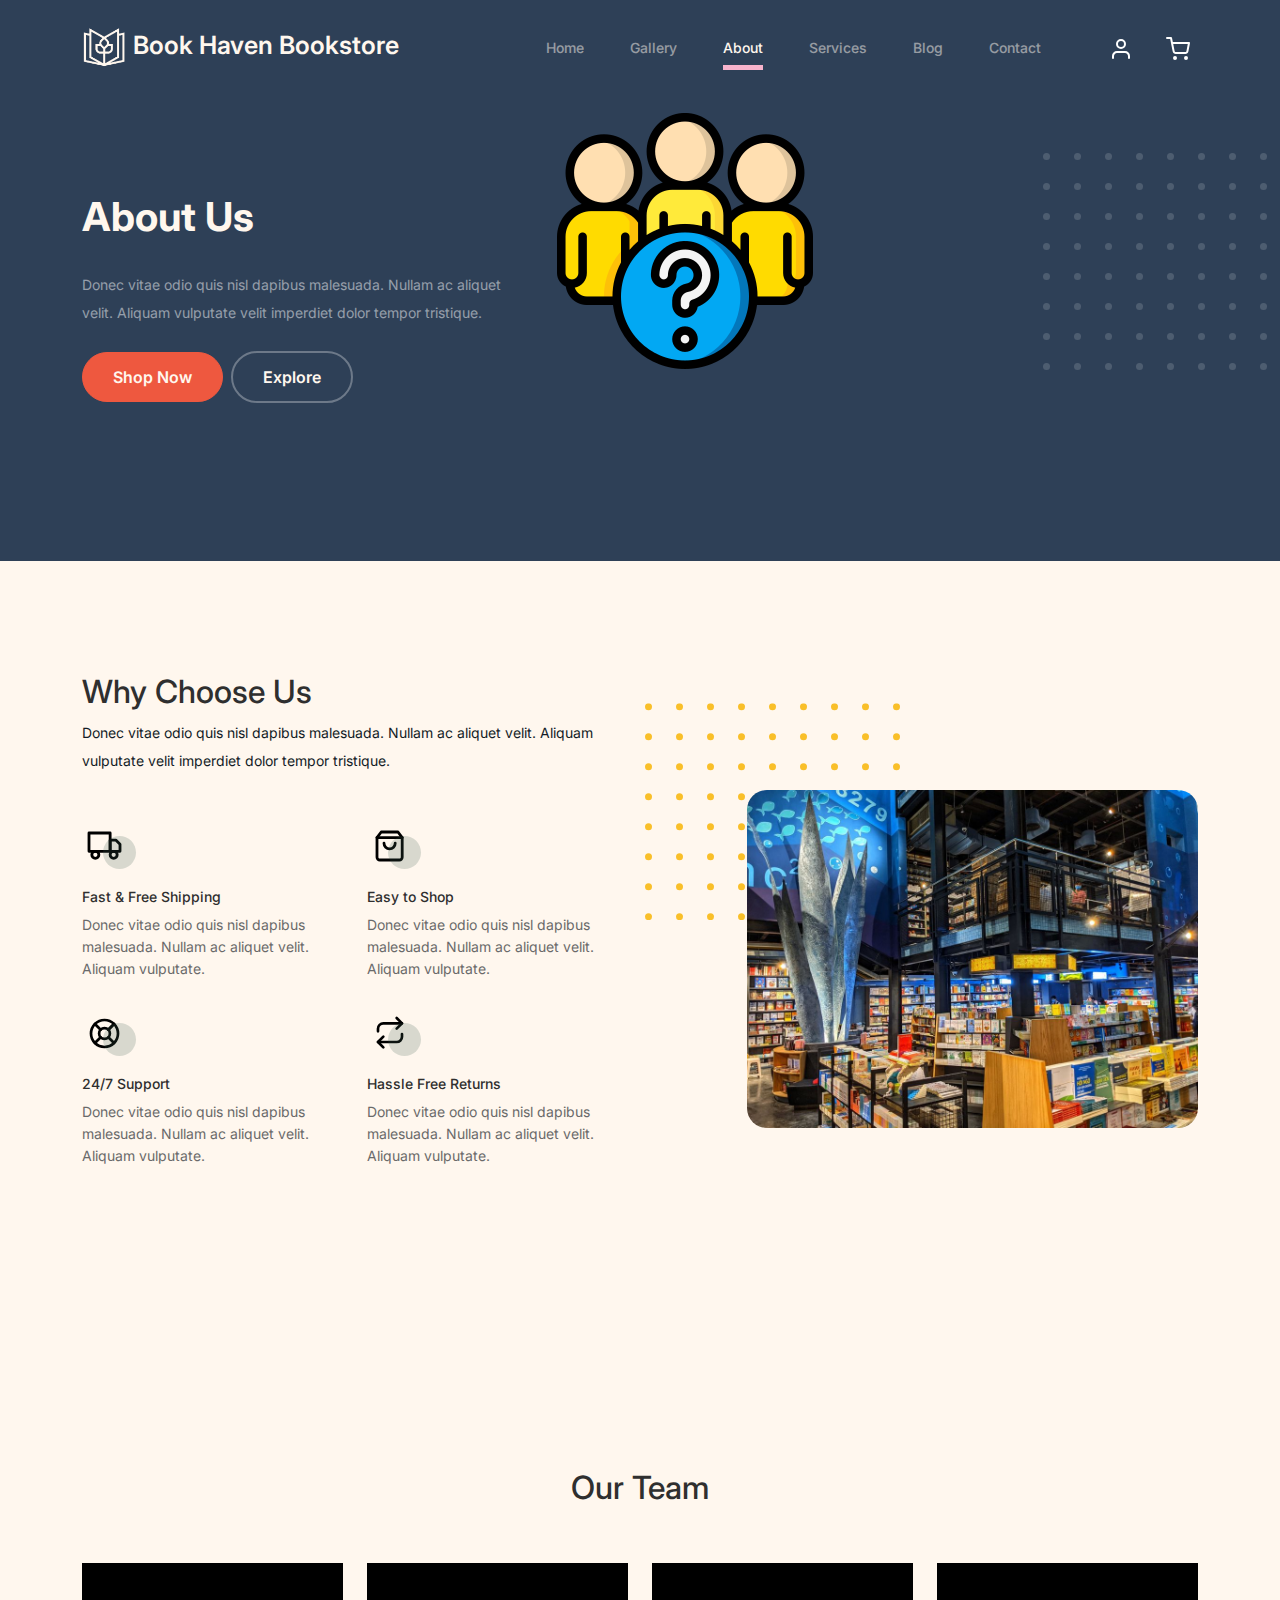
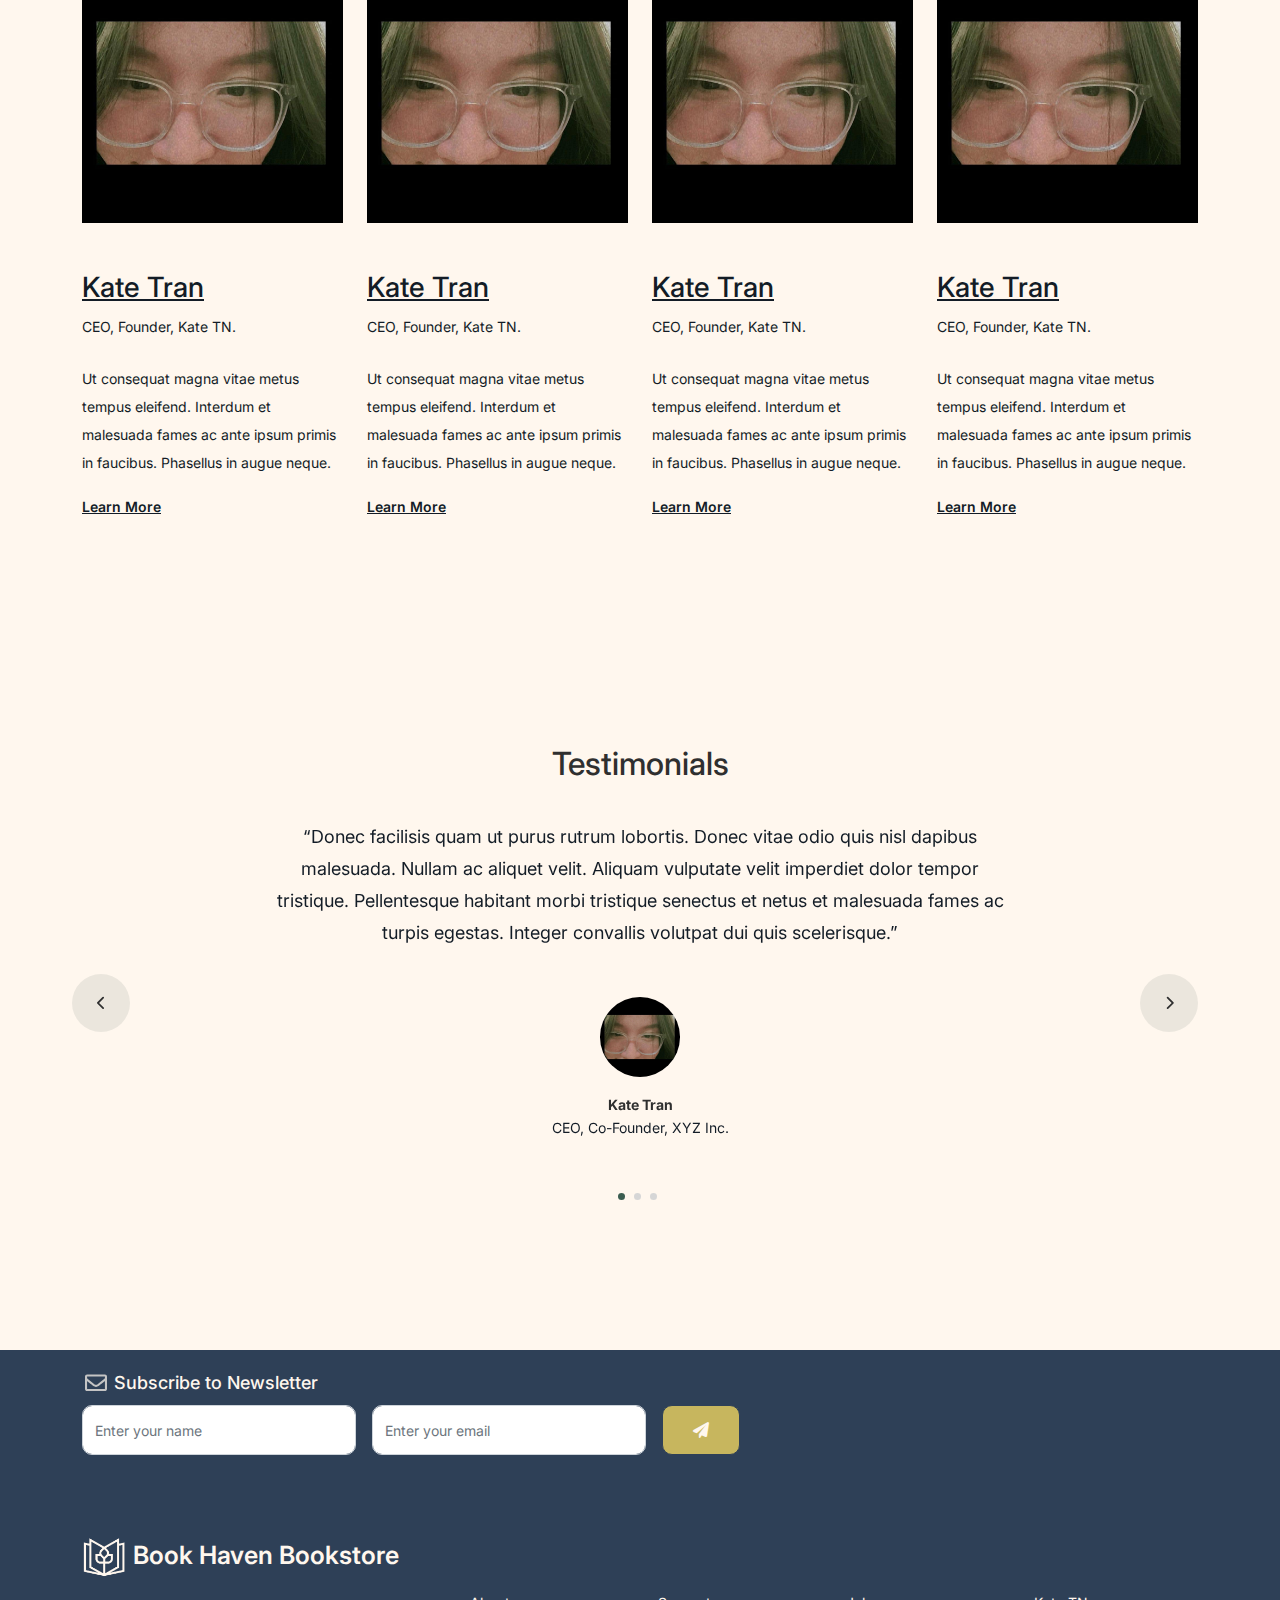
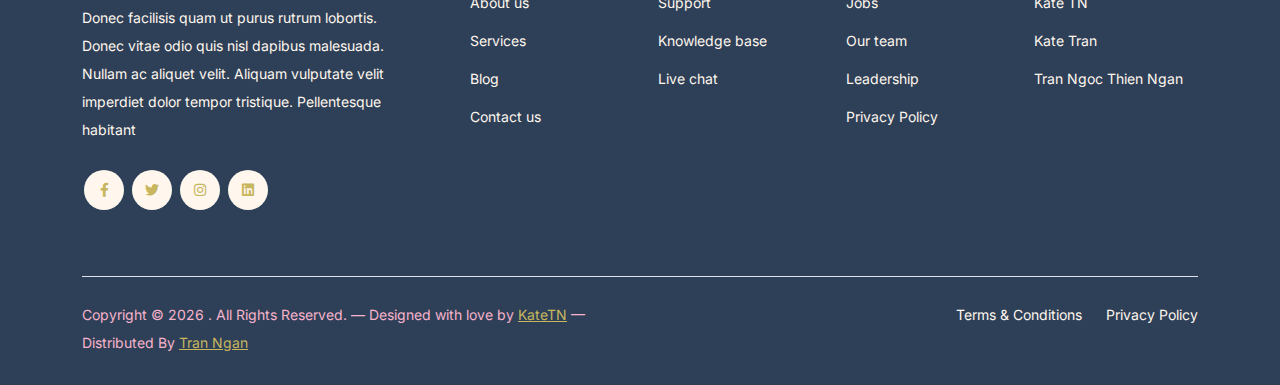
<file: about.html>
<!DOCTYPE html>
<html lang="en">
  <head>
    <meta charset="utf-8" />
    <meta
      name="viewport"
      content="width=device-width, initial-scale=1, shrink-to-fit=no"
    />
    <meta name="author" content="KaTe Tran" />
    <link rel="shortcut icon" href="favicon.png" />

    <meta name="description" content="" />
    <meta name="keywords" content="bootstrap, bootstrap4" />

    <!-- Bootstrap CSS -->
    <link href="css/bootstrap.min.css" rel="stylesheet" />
    <link
      href="https://cdnjs.cloudflare.com/ajax/libs/font-awesome/6.0.0-beta3/css/all.min.css"
      rel="stylesheet"
    />
    <link href="css/tiny-slider.css" rel="stylesheet" />
    <link href="css/style.css" rel="stylesheet" />
    <title>About Book Haven Bookstore</title>
  </head>

  <body>
    <!-- Start Header/Navigation -->
    <nav
      class="custom-navbar navbar navbar navbar-expand-md navbar-dark bg-dark"
      arial-label="Book Haven navigation bar"
    >
      <div class="container">
        <a class="navbar-brand" href="index.html">
          <img
            src="images/logo_fff7ee.png"
            alt="Book Haven Logo"
            class="logo-img"
          />
          Book Haven Bookstore
        </a>

        <button
          class="navbar-toggler"
          type="button"
          data-bs-toggle="collapse"
          data-bs-target="#navbarsHaven"
          aria-controls="navbarsHaven"
          aria-expanded="false"
          aria-label="Toggle navigation"
        >
          <span class="navbar-toggler-icon"></span>
        </button>

        <div class="collapse navbar-collapse" id="navbarsHaven">
          <ul class="custom-navbar-nav navbar-nav ms-auto mb-2 mb-md-0">
            <li class="nav-item">
              <a class="nav-link" href="index.html">Home</a>
            </li>
            <li><a class="nav-link" href="gallery.html">Gallery</a></li>
            <li class="active">
              <a class="nav-link" href="about.html">About</a>
            </li>
            <li><a class="nav-link" href="services.html">Services</a></li>
            <li><a class="nav-link" href="blog.html">Blog</a></li>
            <li><a class="nav-link" href="contact.html">Contact</a></li>
          </ul>

          <ul class="custom-navbar-cta navbar-nav mb-2 mb-md-0 ms-5">
            <li>
              <a class="nav-link" href="#"><img src="images/user.svg" /></a>
            </li>
            <li>
              <a class="nav-link" href="cart.html"
                ><img src="images/cart.svg"
              /></a>
            </li>
          </ul>
        </div>
      </div>
    </nav>
    <!-- End Header/Navigation -->

    <!-- Start Hero Section -->
    <div class="hero">
      <div class="container">
        <div class="row justify-content-between">
          <div class="col-lg-5">
            <div class="intro-excerpt">
              <h1>About Us</h1>
              <p class="mb-4">
                Donec vitae odio quis nisl dapibus malesuada. Nullam ac aliquet
                velit. Aliquam vulputate velit imperdiet dolor tempor tristique.
              </p>
              <p>
                <a href="" class="btn btn-secondary me-2">Shop Now</a
                ><a href="#" class="btn btn-white-outline">Explore</a>
              </p>
            </div>
          </div>
          <div class="col-lg-7">
            <div class="hero-img-wrap">
              <img src="images/about.png" class="img-fluid" />
            </div>
          </div>
        </div>
      </div>
    </div>
    <!-- End Hero Section -->

    <!-- Start Why Choose Us Section -->
    <div class="why-choose-section">
      <div class="container">
        <div class="row justify-content-between align-items-center">
          <div class="col-lg-6">
            <h2 class="section-title">Why Choose Us</h2>
            <p>
              Donec vitae odio quis nisl dapibus malesuada. Nullam ac aliquet
              velit. Aliquam vulputate velit imperdiet dolor tempor tristique.
            </p>

            <div class="row my-5">
              <div class="col-6 col-md-6">
                <div class="feature">
                  <div class="icon">
                    <img src="images/truck.svg" alt="Image" class="imf-fluid" />
                  </div>
                  <h3>Fast &amp; Free Shipping</h3>
                  <p>
                    Donec vitae odio quis nisl dapibus malesuada. Nullam ac
                    aliquet velit. Aliquam vulputate.
                  </p>
                </div>
              </div>

              <div class="col-6 col-md-6">
                <div class="feature">
                  <div class="icon">
                    <img src="images/bag.svg" alt="Image" class="imf-fluid" />
                  </div>
                  <h3>Easy to Shop</h3>
                  <p>
                    Donec vitae odio quis nisl dapibus malesuada. Nullam ac
                    aliquet velit. Aliquam vulputate.
                  </p>
                </div>
              </div>

              <div class="col-6 col-md-6">
                <div class="feature">
                  <div class="icon">
                    <img
                      src="images/support.svg"
                      alt="Image"
                      class="imf-fluid"
                    />
                  </div>
                  <h3>24/7 Support</h3>
                  <p>
                    Donec vitae odio quis nisl dapibus malesuada. Nullam ac
                    aliquet velit. Aliquam vulputate.
                  </p>
                </div>
              </div>

              <div class="col-6 col-md-6">
                <div class="feature">
                  <div class="icon">
                    <img
                      src="images/return.svg"
                      alt="Image"
                      class="imf-fluid"
                    />
                  </div>
                  <h3>Hassle Free Returns</h3>
                  <p>
                    Donec vitae odio quis nisl dapibus malesuada. Nullam ac
                    aliquet velit. Aliquam vulputate.
                  </p>
                </div>
              </div>
            </div>
          </div>

          <div class="col-lg-5">
            <div class="img-wrap">
              <img
                src="images/why_choose_us.png"
                alt="Image"
                class="img-fluid"
              />
            </div>
          </div>
        </div>
      </div>
    </div>
    <!-- End Why Choose Us Section -->

    <!-- Start Team Section -->
    <div class="untree_co-section">
      <div class="container">
        <div class="row mb-5">
          <div class="col-lg-5 mx-auto text-center">
            <h2 class="section-title">Our Team</h2>
          </div>
        </div>

        <div class="row">
          <!-- Start Column 1 -->
          <div class="col-12 col-md-6 col-lg-3 mb-5 mb-md-0">
            <img src="images/dev-kate.png" class="img-fluid mb-5" />
            <h3 clas>
              <a href="#"><span class="">Kate</span> Tran</a>
            </h3>
            <span class="d-block position mb-4">CEO, Founder, Kate TN.</span>
            <p>
              Ut consequat magna vitae metus tempus eleifend. Interdum et
              malesuada fames ac ante ipsum primis in faucibus. Phasellus in
              augue neque.
            </p>
            <p class="mb-0">
              <a href="#" class="more dark"
                >Learn More <span class="icon-arrow_forward"></span
              ></a>
            </p>
          </div>
          <!-- End Column 1 -->

          <!-- Start Column 2 -->
          <div class="col-12 col-md-6 col-lg-3 mb-5 mb-md-0">
            <img src="images/dev-kate.png" class="img-fluid mb-5" />

            <h3 clas>
              <a href="#"><span class="">Kate</span> Tran</a>
            </h3>
            <span class="d-block position mb-4">CEO, Founder, Kate TN.</span>
            <p>
              Ut consequat magna vitae metus tempus eleifend. Interdum et
              malesuada fames ac ante ipsum primis in faucibus. Phasellus in
              augue neque.
            </p>
            <p class="mb-0">
              <a href="#" class="more dark"
                >Learn More <span class="icon-arrow_forward"></span
              ></a>
            </p>
          </div>
          <!-- End Column 2 -->

          <!-- Start Column 3 -->
          <div class="col-12 col-md-6 col-lg-3 mb-5 mb-md-0">
            <img src="images/dev-kate.png" class="img-fluid mb-5" />
            <h3 clas>
              <a href="#"><span class="">Kate</span> Tran</a>
            </h3>
            <span class="d-block position mb-4">CEO, Founder, Kate TN.</span>
            <p>
              Ut consequat magna vitae metus tempus eleifend. Interdum et
              malesuada fames ac ante ipsum primis in faucibus. Phasellus in
              augue neque.
            </p>
            <p class="mb-0">
              <a href="#" class="more dark"
                >Learn More <span class="icon-arrow_forward"></span
              ></a>
            </p>
          </div>
          <!-- End Column 3 -->

          <!-- Start Column 4 -->
          <div class="col-12 col-md-6 col-lg-3 mb-5 mb-md-0">
            <img src="images/dev-kate.png" class="img-fluid mb-5" />

            <h3 clas>
              <a href="#"><span class="">Kate</span> Tran</a>
            </h3>
            <span class="d-block position mb-4">CEO, Founder, Kate TN.</span>
            <p>
              Ut consequat magna vitae metus tempus eleifend. Interdum et
              malesuada fames ac ante ipsum primis in faucibus. Phasellus in
              augue neque.
            </p>
            <p class="mb-0">
              <a href="#" class="more dark"
                >Learn More <span class="icon-arrow_forward"></span
              ></a>
            </p>
          </div>
          <!-- End Column 4 -->
        </div>
      </div>
    </div>
    <!-- End Team Section -->

    <!-- Start Testimonial Slider -->
    <div class="testimonial-section before-footer-section">
      <div class="container">
        <div class="row">
          <div class="col-lg-7 mx-auto text-center">
            <h2 class="section-title">Testimonials</h2>
          </div>
        </div>

        <div class="row justify-content-center">
          <div class="col-lg-12">
            <div class="testimonial-slider-wrap text-center">
              <div id="testimonial-nav">
                <span class="prev" data-controls="prev"
                  ><span class="fa fa-chevron-left"></span
                ></span>
                <span class="next" data-controls="next"
                  ><span class="fa fa-chevron-right"></span
                ></span>
              </div>

              <div class="testimonial-slider">
                <div class="item">
                  <div class="row justify-content-center">
                    <div class="col-lg-8 mx-auto">
                      <div class="testimonial-block text-center">
                        <blockquote class="mb-5">
                          <p>
                            &ldquo;Donec facilisis quam ut purus rutrum
                            lobortis. Donec vitae odio quis nisl dapibus
                            malesuada. Nullam ac aliquet velit. Aliquam
                            vulputate velit imperdiet dolor tempor tristique.
                            Pellentesque habitant morbi tristique senectus et
                            netus et malesuada fames ac turpis egestas. Integer
                            convallis volutpat dui quis scelerisque.&rdquo;
                          </p>
                        </blockquote>

                        <div class="author-info">
                          <div class="author-pic">
                            <img
                              src="images/dev-kate.png"
                              alt="Maria Jones"
                              class="img-fluid"
                            />
                          </div>
                          <h3 class="font-weight-bold">Kate Tran</h3>
                          <span class="position d-block mb-3"
                            >CEO, Co-Founder, XYZ Inc.</span
                          >
                        </div>
                      </div>
                    </div>
                  </div>
                </div>
                <!-- END item -->

                <div class="item">
                  <div class="row justify-content-center">
                    <div class="col-lg-8 mx-auto">
                      <div class="testimonial-block text-center">
                        <blockquote class="mb-5">
                          <p>
                            &ldquo;Donec facilisis quam ut purus rutrum
                            lobortis. Donec vitae odio quis nisl dapibus
                            malesuada. Nullam ac aliquet velit. Aliquam
                            vulputate velit imperdiet dolor tempor tristique.
                            Pellentesque habitant morbi tristique senectus et
                            netus et malesuada fames ac turpis egestas. Integer
                            convallis volutpat dui quis scelerisque.&rdquo;
                          </p>
                        </blockquote>

                        <div class="author-info">
                          <div class="author-pic">
                            <img
                              src="images/dev-kate.png"
                              alt="Maria Jones"
                              class="img-fluid"
                            />
                          </div>
                          <h3 class="font-weight-bold">Kate Tran</h3>
                          <span class="position d-block mb-3"
                            >CEO, Co-Founder, XYZ Inc.</span
                          >
                        </div>
                      </div>
                    </div>
                  </div>
                </div>
                <!-- END item -->

                <div class="item">
                  <div class="row justify-content-center">
                    <div class="col-lg-8 mx-auto">
                      <div class="testimonial-block text-center">
                        <blockquote class="mb-5">
                          <p>
                            &ldquo;Donec facilisis quam ut purus rutrum
                            lobortis. Donec vitae odio quis nisl dapibus
                            malesuada. Nullam ac aliquet velit. Aliquam
                            vulputate velit imperdiet dolor tempor tristique.
                            Pellentesque habitant morbi tristique senectus et
                            netus et malesuada fames ac turpis egestas. Integer
                            convallis volutpat dui quis scelerisque.&rdquo;
                          </p>
                        </blockquote>

                        <div class="author-info">
                          <div class="author-pic">
                            <img
                              src="images/dev-kate.png"
                              alt="Maria Jones"
                              class="img-fluid"
                            />
                          </div>
                          <h3 class="font-weight-bold">Kate Tran</h3>
                          <span class="position d-block mb-3"
                            >CEO, Co-Founder, XYZ Inc.</span
                          >
                        </div>
                      </div>
                    </div>
                  </div>
                </div>
                <!-- END item -->
              </div>
            </div>
          </div>
        </div>
      </div>
    </div>
    <!-- End Testimonial Slider -->

    <!-- Start Footer Section -->
    <footer class="footer-section">
      <div class="container relative">
        <div class="row">
          <div class="col-lg-8">
            <div class="subscription-form">
              <h3 class="d-flex align-items-center">
                <span class="me-1"
                  ><img
                    src="images/envelope-outline.svg"
                    alt="Image"
                    class="img-fluid" /></span
                ><span>Subscribe to Newsletter</span>
              </h3>

              <form action="#" class="row g-3">
                <div class="col-auto">
                  <input
                    id="nameInput"
                    type="text"
                    class="form-control"
                    placeholder="Enter your name"
                  />
                </div>
                <div class="col-auto">
                  <input
                    id="emailInput"
                    type="email"
                    class="form-control"
                    placeholder="Enter your email"
                  />
                </div>
                <div class="col-auto">
                  <button id="subscribeButton" class="btn btn-primary">
                    <span class="fa fa-paper-plane"></span>
                  </button>
                </div>
              </form>
            </div>
          </div>
        </div>

        <div class="row g-5 mb-5">
          <div class="col-lg-4">
            <div class="mb-4 footer-logo-wrap">
              <a href="#" class="footer-logo">
                <img
                  src="images/logo_fff7ee.png"
                  alt="Book Haven Logo"
                  class="logo-img"
                />
                Book Haven Bookstore
              </a>
            </div>
            <p class="mb-4 footer-paragraph">
              Donec facilisis quam ut purus rutrum lobortis. Donec vitae odio
              quis nisl dapibus malesuada. Nullam ac aliquet velit. Aliquam
              vulputate velit imperdiet dolor tempor tristique. Pellentesque
              habitant
            </p>

            <ul class="list-unstyled custom-social">
              <li>
                <a href="https://www.facebook.com/trangocthienngan.katetn/"
                  ><span class="fa fa-brands fa-facebook-f"></span
                ></a>
              </li>
              <li>
                <a href="https://x.com/Kate_TN2"
                  ><span class="fa fa-brands fa-twitter"></span
                ></a>
              </li>
              <li>
                <a href="https://www.instagram.com/katetn_211/"
                  ><span class="fa fa-brands fa-instagram"></span
                ></a>
              </li>
              <li>
                <a href="https://www.linkedin.com/in/tranngocthienngan/"
                  ><span class="fa fa-brands fa-linkedin"></span
                ></a>
              </li>
            </ul>
          </div>

          <div class="col-lg-8">
            <div class="row links-wrap">
              <div class="col-6 col-sm-6 col-md-3">
                <ul class="list-unstyled">
                  <li><a href="#">About us</a></li>
                  <li><a href="#">Services</a></li>
                  <li><a href="#">Blog</a></li>
                  <li><a href="#">Contact us</a></li>
                </ul>
              </div>

              <div class="col-6 col-sm-6 col-md-3">
                <ul class="list-unstyled">
                  <li><a href="#">Support</a></li>
                  <li><a href="#">Knowledge base</a></li>
                  <li><a href="#">Live chat</a></li>
                </ul>
              </div>

              <div class="col-6 col-sm-6 col-md-3">
                <ul class="list-unstyled">
                  <li><a href="#">Jobs</a></li>
                  <li><a href="#">Our team</a></li>
                  <li><a href="#">Leadership</a></li>
                  <li><a href="#">Privacy Policy</a></li>
                </ul>
              </div>

              <div class="col-6 col-sm-6 col-md-3">
                <ul class="list-unstyled">
                  <li><a href="#">Kate TN</a></li>
                  <li><a href="#">Kate Tran</a></li>
                  <li><a href="#">Tran Ngoc Thien Ngan</a></li>
                </ul>
              </div>
            </div>
          </div>
        </div>

        <div class="border-top copyright">
          <div class="row pt-4">
            <div class="col-lg-6 custom-footer-text">
              <p class="mb-2 text-center text-lg-start">
                Copyright &copy;
                <script>
                  document.write(new Date().getFullYear());
                </script>
                . All Rights Reserved. &mdash; Designed with love by
                <a href="https://github.com/KateTN211">KateTN</a> &mdash;
                Distributed By
                <a href="https://www.facebook.com/trangocthienngan.katetn/"
                  >Tran Ngan</a
                >
              </p>
            </div>

            <div class="col-lg-6 text-center text-lg-end">
              <ul class="list-unstyled d-inline-flex ms-auto">
                <li class="me-4"><a href="#">Terms &amp; Conditions</a></li>
                <li><a href="#">Privacy Policy</a></li>
              </ul>
            </div>
          </div>
        </div>
      </div>
    </footer>
    <!-- End Footer Section -->

    <script src="js/bootstrap.bundle.min.js"></script>
    <script src="js/tiny-slider.js"></script>
    <script src="js/custom.js"></script>
    <script src="js/subscribe.js"></script>
  </body>
</html>
</file>
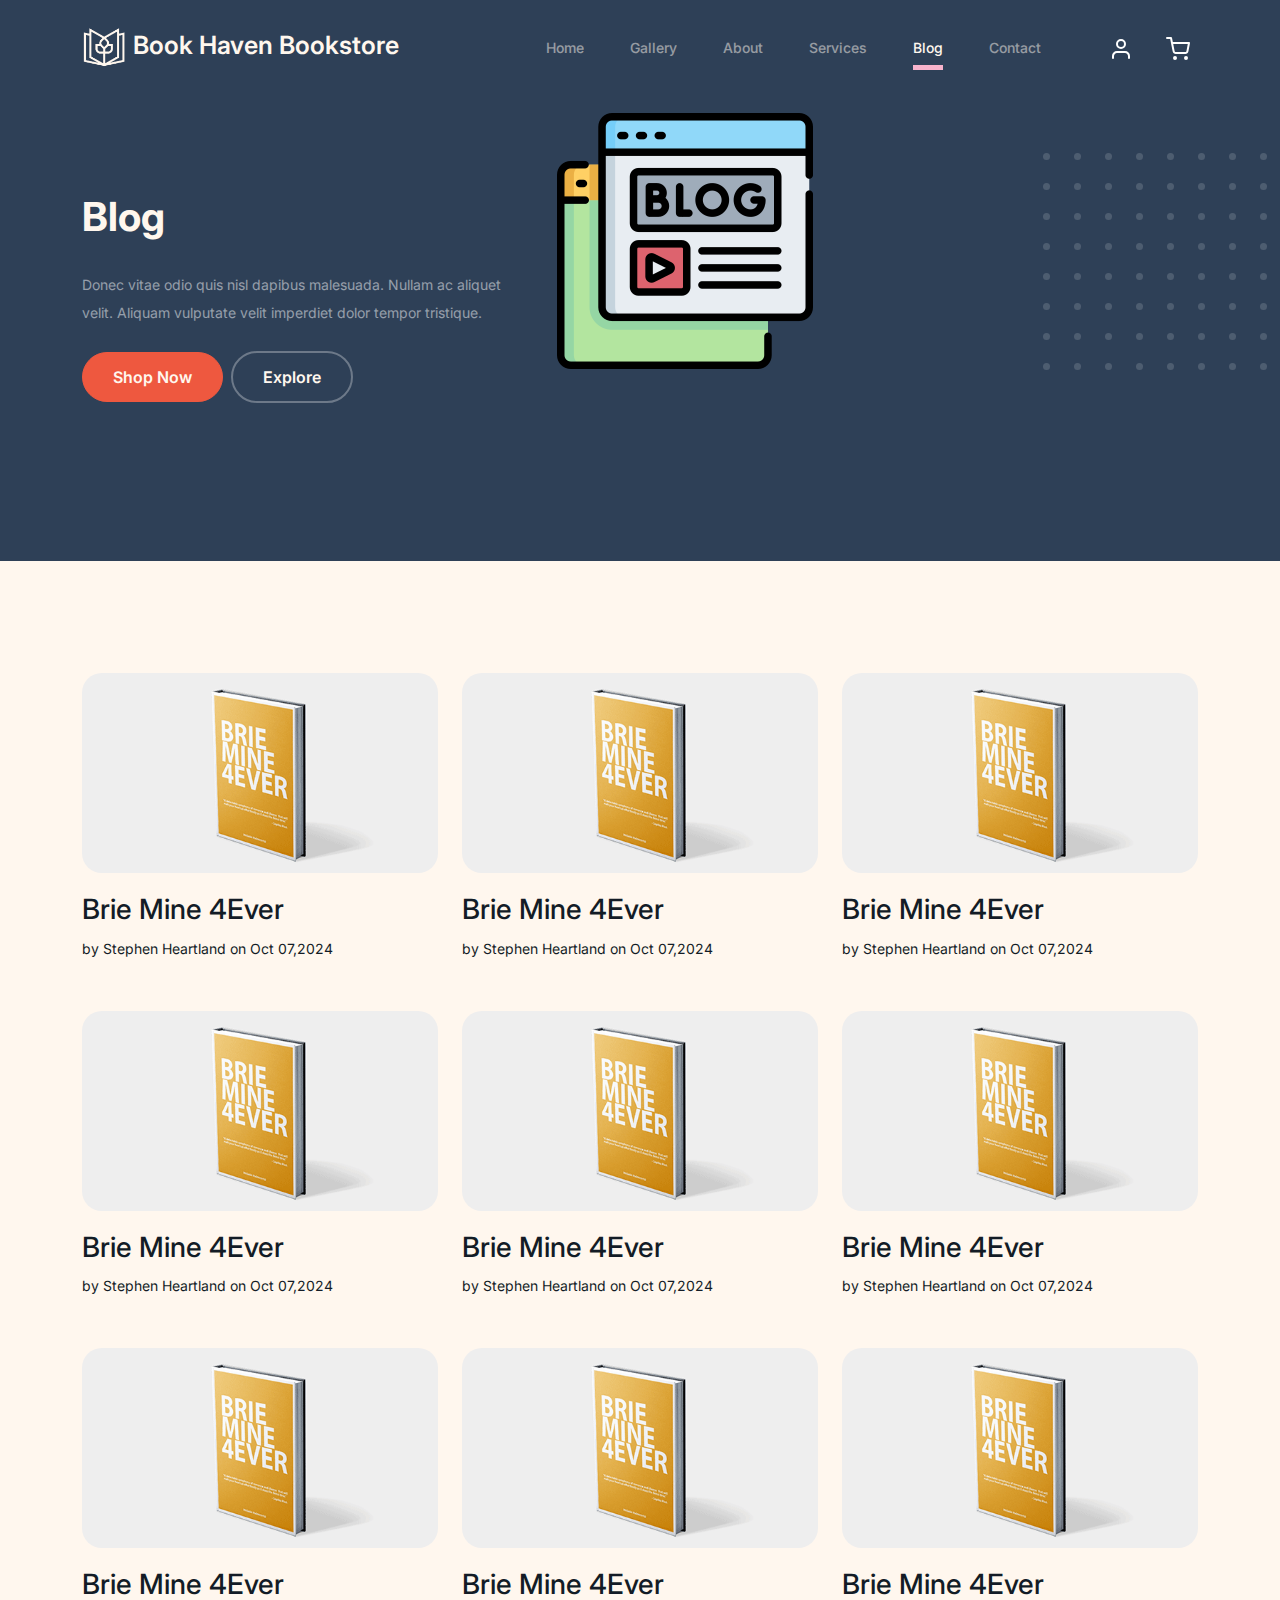
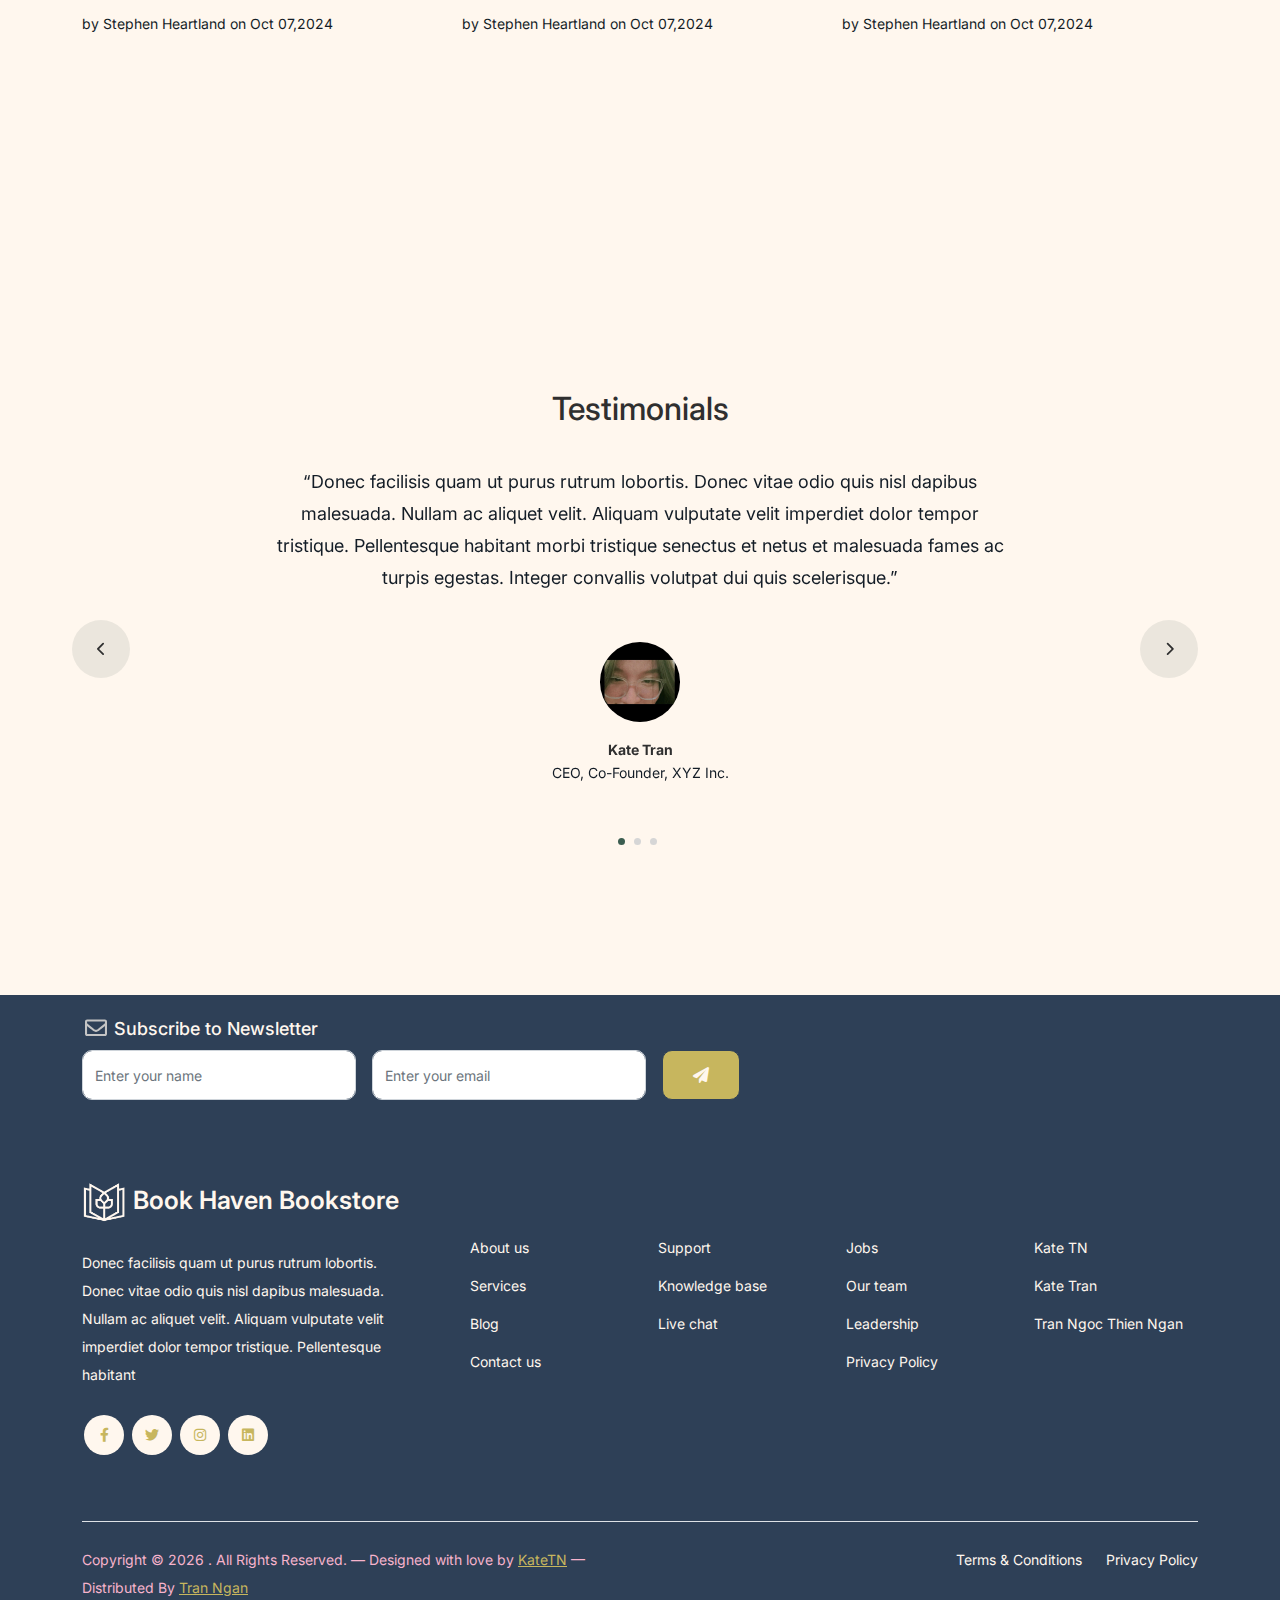
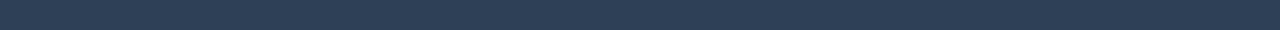
<file: blog.html>
<!DOCTYPE html>
<html lang="en">
  <head>
    <meta charset="utf-8" />
    <meta
      name="viewport"
      content="width=device-width, initial-scale=1, shrink-to-fit=no"
    />
    <meta name="author" content="Kate Tran" />
    <link rel="shortcut icon" href="favicon.png" />

    <meta name="description" content="" />
    <meta name="keywords" content="bootstrap, bootstrap4" />

    <!-- Bootstrap CSS -->
    <link href="css/bootstrap.min.css" rel="stylesheet" />
    <link
      href="https://cdnjs.cloudflare.com/ajax/libs/font-awesome/6.0.0-beta3/css/all.min.css"
      rel="stylesheet"
    />
    <link href="css/tiny-slider.css" rel="stylesheet" />
    <link href="css/style.css" rel="stylesheet" />
    <title>Blog - Book Haven Bookstore</title>
  </head>

  <body>
    <!-- Start Header/Navigation -->
    <nav
      class="custom-navbar navbar navbar navbar-expand-md navbar-dark bg-dark"
      arial-label="Haven navigation bar"
    >
      <div class="container">
        <a class="navbar-brand" href="index.html">
          <img
            src="images/logo_fff7ee.png"
            alt="Book Haven Logo"
            class="logo-img"
          />
          Book Haven Bookstore
        </a>
        <button
          class="navbar-toggler"
          type="button"
          data-bs-toggle="collapse"
          data-bs-target="#navbarsHaven"
          aria-controls="navbarsHaven"
          aria-expanded="false"
          aria-label="Toggle navigation"
        >
          <span class="navbar-toggler-icon"></span>
        </button>

        <div class="collapse navbar-collapse" id="navbarsHaven">
          <ul class="custom-navbar-nav navbar-nav ms-auto mb-2 mb-md-0">
            <li class="nav-item">
              <a class="nav-link" href="index.html">Home</a>
            </li>
            <li><a class="nav-link" href="gallery.html">Gallery</a></li>
            <li><a class="nav-link" href="about.html">About</a></li>
            <li><a class="nav-link" href="services.html">Services</a></li>
            <li class="active">
              <a class="nav-link" href="blog.html">Blog</a>
            </li>
            <li><a class="nav-link" href="contact.html">Contact</a></li>
          </ul>

          <ul class="custom-navbar-cta navbar-nav mb-2 mb-md-0 ms-5">
            <li>
              <a class="nav-link" href="#"><img src="images/user.svg" /></a>
            </li>
            <li>
              <a class="nav-link" href="cart.html"
                ><img src="images/cart.svg"
              /></a>
            </li>
          </ul>
        </div>
      </div>
    </nav>
    <!-- End Header/Navigation -->

    <!-- Start Hero Section -->
    <div class="hero">
      <div class="container">
        <div class="row justify-content-between">
          <div class="col-lg-5">
            <div class="intro-excerpt">
              <h1>Blog</h1>
              <p class="mb-4">
                Donec vitae odio quis nisl dapibus malesuada. Nullam ac aliquet
                velit. Aliquam vulputate velit imperdiet dolor tempor tristique.
              </p>
              <p>
                <a href="gallery.html" class="btn btn-secondary me-2"
                  >Shop Now</a
                ><a href="#" class="btn btn-white-outline">Explore</a>
              </p>
            </div>
          </div>
          <div class="col-lg-7">
            <div class="hero-img-wrap">
              <img src="images/blogging.png" class="img-fluid" />
            </div>
          </div>
        </div>
      </div>
    </div>
    <!-- End Hero Section -->

    <!-- Start Blog Section -->
    <div class="blog-section">
      <div class="container">
        <div class="row">
          <div class="col-12 col-sm-6 col-md-4 mb-5">
            <div class="post-entry">
              <a href="#" class="post-thumbnail"
                ><img src="images/book_brie_mine_4ever.png" alt="Image" class="img-fluid"
              /></a>
              <div class="post-content-entry">
                <h3>
                  <a
                    href="https://www.goodreads.com/book/show/220200476-louis-pasteur-condemns-big-pharma"
                    >Brie Mine 4Ever</a
                  >
                </h3>
                <div class="meta">
                  <span
                    >by
                    <a
                      href="https://www.goodreads.com/author/show/50926968.Stephen_Heartland"
                      >Stephen Heartland</a
                    ></span
                  >
                  <span>on <a href="#">Oct 07,2024</a></span>
                </div>
              </div>
            </div>
          </div>

          <div class="col-12 col-sm-6 col-md-4 mb-5">
            <div class="post-entry">
              <a href="#" class="post-thumbnail"
                ><img src="images/book_brie_mine_4ever.png" alt="Image" class="img-fluid"
              /></a>
              <div class="post-content-entry">
                <h3>
                  <a
                    href="https://www.goodreads.com/book/show/220200476-louis-pasteur-condemns-big-pharma"
                    >Brie Mine 4Ever</a
                  >
                </h3>
                <div class="meta">
                  <span
                    >by
                    <a
                      href="https://www.goodreads.com/author/show/50926968.Stephen_Heartland"
                      >Stephen Heartland</a
                    ></span
                  >
                  <span>on <a href="#">Oct 07,2024</a></span>
                </div>
              </div>
            </div>
          </div>

          <div class="col-12 col-sm-6 col-md-4 mb-5">
            <div class="post-entry">
              <a href="#" class="post-thumbnail"
                ><img src="images/book_brie_mine_4ever.png" alt="Image" class="img-fluid"
              /></a>
              <div class="post-content-entry">
                <h3>
                  <a
                    href="https://www.goodreads.com/book/show/220200476-louis-pasteur-condemns-big-pharma"
                    >Brie Mine 4Ever</a
                  >
                </h3>
                <div class="meta">
                  <span
                    >by
                    <a
                      href="https://www.goodreads.com/author/show/50926968.Stephen_Heartland"
                      >Stephen Heartland</a
                    ></span
                  >
                  <span>on <a href="#">Oct 07,2024</a></span>
                </div>
              </div>
            </div>
          </div>

          <div class="col-12 col-sm-6 col-md-4 mb-5">
            <div class="post-entry">
              <a href="#" class="post-thumbnail"
                ><img src="images/book_brie_mine_4ever.png" alt="Image" class="img-fluid"
              /></a>
              <div class="post-content-entry">
                <h3>
                  <a
                    href="https://www.goodreads.com/book/show/220200476-louis-pasteur-condemns-big-pharma"
                    >Brie Mine 4Ever</a
                  >
                </h3>
                <div class="meta">
                  <span
                    >by
                    <a
                      href="https://www.goodreads.com/author/show/50926968.Stephen_Heartland"
                      >Stephen Heartland</a
                    ></span
                  >
                  <span>on <a href="#">Oct 07,2024</a></span>
                </div>
              </div>
            </div>
          </div>

          <div class="col-12 col-sm-6 col-md-4 mb-5">
            <div class="post-entry">
              <a href="#" class="post-thumbnail"
                ><img src="images/book_brie_mine_4ever.png" alt="Image" class="img-fluid"
              /></a>
              <div class="post-content-entry">
                <h3>
                  <a
                    href="https://www.goodreads.com/book/show/220200476-louis-pasteur-condemns-big-pharma"
                    >Brie Mine 4Ever</a
                  >
                </h3>
                <div class="meta">
                  <span
                    >by
                    <a
                      href="https://www.goodreads.com/author/show/50926968.Stephen_Heartland"
                      >Stephen Heartland</a
                    ></span
                  >
                  <span>on <a href="#">Oct 07,2024</a></span>
                </div>
              </div>
            </div>
          </div>

          <div class="col-12 col-sm-6 col-md-4 mb-5">
            <div class="post-entry">
              <a href="#" class="post-thumbnail"
                ><img src="images/book_brie_mine_4ever.png" alt="Image" class="img-fluid"
              /></a>
              <div class="post-content-entry">
                <h3>
                  <a
                    href="https://www.goodreads.com/book/show/220200476-louis-pasteur-condemns-big-pharma"
                    >Brie Mine 4Ever</a
                  >
                </h3>
                <div class="meta">
                  <span
                    >by
                    <a
                      href="https://www.goodreads.com/author/show/50926968.Stephen_Heartland"
                      >Stephen Heartland</a
                    ></span
                  >
                  <span>on <a href="#">Oct 07,2024</a></span>
                </div>
              </div>
            </div>
          </div>

          <div class="col-12 col-sm-6 col-md-4 mb-5">
            <div class="post-entry">
              <a href="#" class="post-thumbnail"
                ><img src="images/book_brie_mine_4ever.png" alt="Image" class="img-fluid"
              /></a>
              <div class="post-content-entry">
                <h3>
                  <a
                    href="https://www.goodreads.com/book/show/220200476-louis-pasteur-condemns-big-pharma"
                    >Brie Mine 4Ever</a
                  >
                </h3>
                <div class="meta">
                  <span
                    >by
                    <a
                      href="https://www.goodreads.com/author/show/50926968.Stephen_Heartland"
                      >Stephen Heartland</a
                    ></span
                  >
                  <span>on <a href="#">Oct 07,2024</a></span>
                </div>
              </div>
            </div>
          </div>

          <div class="col-12 col-sm-6 col-md-4 mb-5">
            <div class="post-entry">
              <a href="#" class="post-thumbnail"
                ><img src="images/book_brie_mine_4ever.png" alt="Image" class="img-fluid"
              /></a>
              <div class="post-content-entry">
                <h3>
                  <a
                    href="https://www.goodreads.com/book/show/220200476-louis-pasteur-condemns-big-pharma"
                    >Brie Mine 4Ever</a
                  >
                </h3>
                <div class="meta">
                  <span
                    >by
                    <a
                      href="https://www.goodreads.com/author/show/50926968.Stephen_Heartland"
                      >Stephen Heartland</a
                    ></span
                  >
                  <span>on <a href="#">Oct 07,2024</a></span>
                </div>
              </div>
            </div>
          </div>

          <div class="col-12 col-sm-6 col-md-4 mb-5">
            <div class="post-entry">
              <a href="#" class="post-thumbnail"
                ><img src="images/book_brie_mine_4ever.png" alt="Image" class="img-fluid"
              /></a>
              <div class="post-content-entry">
                <h3>
                  <a
                    href="https://www.goodreads.com/book/show/220200476-louis-pasteur-condemns-big-pharma"
                    >Brie Mine 4Ever</a
                  >
                </h3>
                <div class="meta">
                  <span
                    >by
                    <a
                      href="https://www.goodreads.com/author/show/50926968.Stephen_Heartland"
                      >Stephen Heartland</a
                    ></span
                  >
                  <span>on <a href="#">Oct 07,2024</a></span>
                </div>
              </div>
            </div>
          </div>
          </div>
        </div>
      </div>
    </div>
    <!-- End Blog Section -->

    <!-- Start Testimonial Slider -->
    <div class="testimonial-section before-footer-section">
      <div class="container">
        <div class="row">
          <div class="col-lg-7 mx-auto text-center">
            <h2 class="section-title">Testimonials</h2>
          </div>
        </div>

        <div class="row justify-content-center">
          <div class="col-lg-12">
            <div class="testimonial-slider-wrap text-center">
              <div id="testimonial-nav">
                <span class="prev" data-controls="prev"
                  ><span class="fa fa-chevron-left"></span
                ></span>
                <span class="next" data-controls="next"
                  ><span class="fa fa-chevron-right"></span
                ></span>
              </div>

              <div class="testimonial-slider">
                <div class="item">
                  <div class="row justify-content-center">
                    <div class="col-lg-8 mx-auto">
                      <div class="testimonial-block text-center">
                        <blockquote class="mb-5">
                          <p>
                            &ldquo;Donec facilisis quam ut purus rutrum
                            lobortis. Donec vitae odio quis nisl dapibus
                            malesuada. Nullam ac aliquet velit. Aliquam
                            vulputate velit imperdiet dolor tempor tristique.
                            Pellentesque habitant morbi tristique senectus et
                            netus et malesuada fames ac turpis egestas. Integer
                            convallis volutpat dui quis scelerisque.&rdquo;
                          </p>
                        </blockquote>

                        <div class="author-info">
                          <div class="author-pic">
                            <img
                              src="images/dev-kate.png"
                              alt="Maria Jones"
                              class="img-fluid"
                            />
                          </div>
                          <h3 class="font-weight-bold">Kate Tran</h3>
                          <span class="position d-block mb-3"
                            >CEO, Co-Founder, XYZ Inc.</span
                          >
                        </div>
                      </div>
                    </div>
                  </div>
                </div>
                <!-- END item -->

                <div class="item">
                  <div class="row justify-content-center">
                    <div class="col-lg-8 mx-auto">
                      <div class="testimonial-block text-center">
                        <blockquote class="mb-5">
                          <p>
                            &ldquo;Donec facilisis quam ut purus rutrum
                            lobortis. Donec vitae odio quis nisl dapibus
                            malesuada. Nullam ac aliquet velit. Aliquam
                            vulputate velit imperdiet dolor tempor tristique.
                            Pellentesque habitant morbi tristique senectus et
                            netus et malesuada fames ac turpis egestas. Integer
                            convallis volutpat dui quis scelerisque.&rdquo;
                          </p>
                        </blockquote>

                        <div class="author-info">
                          <div class="author-pic">
                            <img
                              src="images/dev-kate.png"
                              alt="Maria Jones"
                              class="img-fluid"
                            />
                          </div>
                          <h3 class="font-weight-bold">Kate Tran</h3>
                          <span class="position d-block mb-3"
                            >CEO, Co-Founder, XYZ Inc.</span
                          >
                        </div>
                      </div>
                    </div>
                  </div>
                </div>
                <!-- END item -->

                <div class="item">
                  <div class="row justify-content-center">
                    <div class="col-lg-8 mx-auto">
                      <div class="testimonial-block text-center">
                        <blockquote class="mb-5">
                          <p>
                            &ldquo;Donec facilisis quam ut purus rutrum
                            lobortis. Donec vitae odio quis nisl dapibus
                            malesuada. Nullam ac aliquet velit. Aliquam
                            vulputate velit imperdiet dolor tempor tristique.
                            Pellentesque habitant morbi tristique senectus et
                            netus et malesuada fames ac turpis egestas. Integer
                            convallis volutpat dui quis scelerisque.&rdquo;
                          </p>
                        </blockquote>

                        <div class="author-info">
                          <div class="author-pic">
                            <img
                              src="images/dev-kate.png"
                              alt="Maria Jones"
                              class="img-fluid"
                            />
                          </div>
                          <h3 class="font-weight-bold">Kate Tran</h3>
                          <span class="position d-block mb-3"
                            >CEO, Co-Founder, XYZ Inc.</span
                          >
                        </div>
                      </div>
                    </div>
                  </div>
                </div>
                <!-- END item -->
              </div>
            </div>
          </div>
        </div>
      </div>
    </div>
    <!-- End Testimonial Slider -->

    <!-- Start Footer Section -->
    <footer class="footer-section">
      <div class="container relative">
        <div class="row">
          <div class="col-lg-8">
            <div class="subscription-form">
              <h3 class="d-flex align-items-center">
                <span class="me-1"
                  ><img
                    src="images/envelope-outline.svg"
                    alt="Image"
                    class="img-fluid" /></span
                ><span>Subscribe to Newsletter</span>
              </h3>

              <form action="#" class="row g-3">
                <div class="col-auto">
                  <input
                    id="nameInput"
                    type="text"
                    class="form-control"
                    placeholder="Enter your name"
                  />
                </div>
                <div class="col-auto">
                  <input
                    id="emailInput"
                    type="email"
                    class="form-control"
                    placeholder="Enter your email"
                  />
                </div>
                <div class="col-auto">
                  <button id="subscribeButton" class="btn btn-primary">
                    <span class="fa fa-paper-plane"></span>
                  </button>
                </div>
              </form>
            </div>
          </div>
        </div>

        <div class="row g-5 mb-5">
          <div class="col-lg-4">
            <div class="mb-4 footer-logo-wrap">
              <a href="#" class="footer-logo">
                <img
                  src="images/logo_fff7ee.png"
                  alt="Book Haven Logo"
                  class="logo-img"
                />
                Book Haven Bookstore
              </a>
            </div>
            <p class="mb-4 footer-paragraph">
              Donec facilisis quam ut purus rutrum lobortis. Donec vitae odio
              quis nisl dapibus malesuada. Nullam ac aliquet velit. Aliquam
              vulputate velit imperdiet dolor tempor tristique. Pellentesque
              habitant
            </p>

            <ul class="list-unstyled custom-social">
              <li>
                <a href="https://www.facebook.com/trangocthienngan.katetn/"
                  ><span class="fa fa-brands fa-facebook-f"></span
                ></a>
              </li>
              <li>
                <a href="https://x.com/Kate_TN2"
                  ><span class="fa fa-brands fa-twitter"></span
                ></a>
              </li>
              <li>
                <a href="https://www.instagram.com/katetn_211/"
                  ><span class="fa fa-brands fa-instagram"></span
                ></a>
              </li>
              <li>
                <a href="https://www.linkedin.com/in/tranngocthienngan/"
                  ><span class="fa fa-brands fa-linkedin"></span
                ></a>
              </li>
            </ul>
          </div>

          <div class="col-lg-8">
            <div class="row links-wrap">
              <div class="col-6 col-sm-6 col-md-3">
                <ul class="list-unstyled">
                  <li><a href="#">About us</a></li>
                  <li><a href="#">Services</a></li>
                  <li><a href="#">Blog</a></li>
                  <li><a href="#">Contact us</a></li>
                </ul>
              </div>

              <div class="col-6 col-sm-6 col-md-3">
                <ul class="list-unstyled">
                  <li><a href="#">Support</a></li>
                  <li><a href="#">Knowledge base</a></li>
                  <li><a href="#">Live chat</a></li>
                </ul>
              </div>

              <div class="col-6 col-sm-6 col-md-3">
                <ul class="list-unstyled">
                  <li><a href="#">Jobs</a></li>
                  <li><a href="#">Our team</a></li>
                  <li><a href="#">Leadership</a></li>
                  <li><a href="#">Privacy Policy</a></li>
                </ul>
              </div>

              <div class="col-6 col-sm-6 col-md-3">
                <ul class="list-unstyled">
                  <li><a href="#">Kate TN</a></li>
                  <li><a href="#">Kate Tran</a></li>
                  <li><a href="#">Tran Ngoc Thien Ngan</a></li>
                </ul>
              </div>
            </div>
          </div>
        </div>

        <div class="border-top copyright">
          <div class="row pt-4">
            <div class="col-lg-6 custom-footer-text">
              <p class="mb-2 text-center text-lg-start">
                Copyright &copy;
                <script>
                  document.write(new Date().getFullYear());
                </script>
                . All Rights Reserved. &mdash; Designed with love by
                <a href="https://github.com/KateTN211">KateTN</a> &mdash;
                Distributed By
                <a href="https://www.facebook.com/trangocthienngan.katetn/"
                  >Tran Ngan</a
                >
              </p>
            </div>

            <div class="col-lg-6 text-center text-lg-end">
              <ul class="list-unstyled d-inline-flex ms-auto">
                <li class="me-4"><a href="#">Terms &amp; Conditions</a></li>
                <li><a href="#">Privacy Policy</a></li>
              </ul>
            </div>
          </div>
        </div>
      </div>
    </footer>
    <!-- End Footer Section -->

    <script src="js/bootstrap.bundle.min.js"></script>
    <script src="js/tiny-slider.js"></script>
    <script src="js/custom.js"></script>
    <script src="js/subscribe.js"></script>
  </body>
</html>
</file>
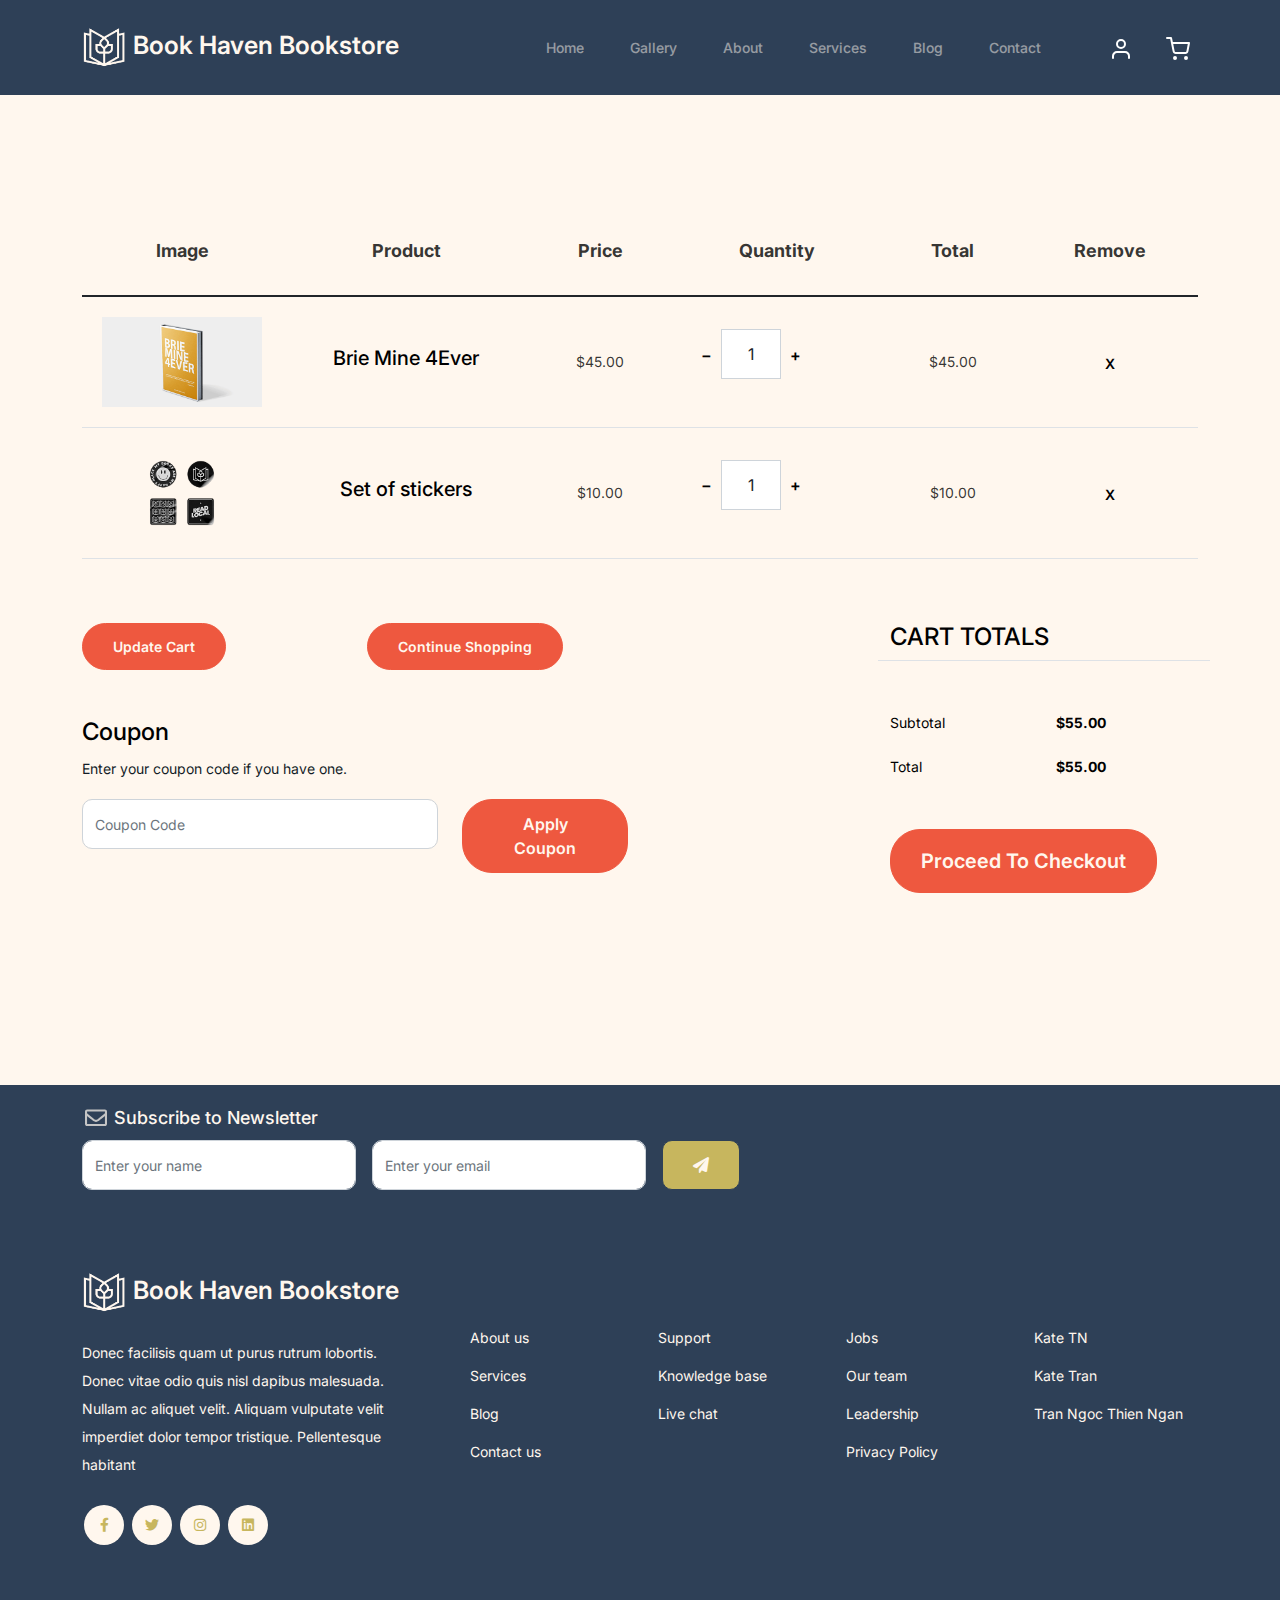
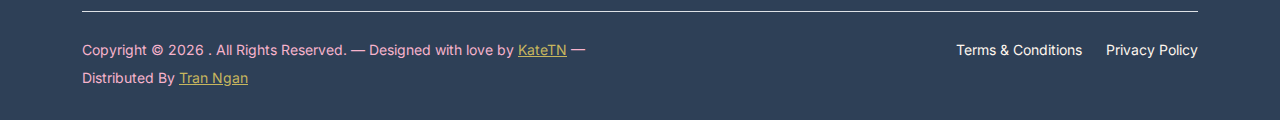
<file: cart.html>
<!DOCTYPE html>
<html lang="en">
  <head>
    <meta charset="utf-8" />
    <meta
      name="viewport"
      content="width=device-width, initial-scale=1, shrink-to-fit=no"
    />
    <meta name="author" content="Kate Tran" />
    <link rel="shortcut icon" href="favicon.png" />

    <meta name="description" content="" />
    <meta name="keywords" content="bootstrap, bootstrap4" />

    <!-- Bootstrap CSS -->
    <link href="css/bootstrap.min.css" rel="stylesheet" />
    <link
      href="https://cdnjs.cloudflare.com/ajax/libs/font-awesome/6.0.0-beta3/css/all.min.css"
      rel="stylesheet"
    />
    <link href="css/tiny-slider.css" rel="stylesheet" />
    <link href="css/style.css" rel="stylesheet" />
    <title>Cart - Book Haven Bookstore</title>
  </head>

  <body>
    <!-- Start Header/Navigation -->
    <nav
      class="custom-navbar navbar navbar navbar-expand-md navbar-dark bg-dark"
      arial-label="Haven navigation bar"
    >
      <div class="container">
        <a class="navbar-brand" href="index.html">
          <img
            src="images/logo_fff7ee.png"
            alt="Book Haven Logo"
            class="logo-img"
          />
          Book Haven Bookstore
        </a>

        <button
          class="navbar-toggler"
          type="button"
          data-bs-toggle="collapse"
          data-bs-target="#navbarsHaven"
          aria-controls="navbarsHaven"
          aria-expanded="false"
          aria-label="Toggle navigation"
        >
          <span class="navbar-toggler-icon"></span>
        </button>

        <div class="collapse navbar-collapse" id="navbarsHaven">
          <ul class="custom-navbar-nav navbar-nav ms-auto mb-2 mb-md-0">
            <li class="nav-item">
              <a class="nav-link" href="index.html">Home</a>
            </li>
            <li><a class="nav-link" href="gallery.html">Gallery</a></li>
            <li><a class="nav-link" href="about.html">About</a></li>
            <li><a class="nav-link" href="services.html">Services</a></li>
            <li><a class="nav-link" href="blog.html">Blog</a></li>
            <li><a class="nav-link" href="contact.html">Contact</a></li>
          </ul>

          <ul class="custom-navbar-cta navbar-nav mb-2 mb-md-0 ms-5">
            <li>
              <a class="nav-link" href="#"><img src="images/user.svg" /></a>
            </li>
            <li>
              <a class="nav-link" href="cart.html"
                ><img src="images/cart.svg"
              /></a>
            </li>
          </ul>
        </div>
      </div>
    </nav>
    <!-- End Header/Navigation -->

    <div class="untree_co-section before-footer-section">
      <div class="container">
        <div class="row mb-5">
          <form class="col-md-12" method="post">
            <div class="site-blocks-table">
              <table class="table">
                <thead>
                  <tr>
                    <th class="product-thumbnail">Image</th>
                    <th class="product-name">Product</th>
                    <th class="product-price">Price</th>
                    <th class="product-quantity">Quantity</th>
                    <th class="product-total">Total</th>
                    <th class="product-remove">Remove</th>
                  </tr>
                </thead>
                <tbody>
                  <tr>
                    <td class="product-thumbnail">
                      <img
                        src="images/book_brie_mine_4ever.png"
                        alt="Image"
                        class="img-fluid"
                      />
                    </td>
                    <td class="product-name">
                      <h2 class="h5 text-black">Brie Mine 4Ever</h2>
                    </td>
                    <td>$45.00</td>
                    <td>
                      <div
                        class="input-group mb-3 d-flex align-items-center quantity-container"
                        style="max-width: 120px"
                      >
                        <div class="input-group-prepend">
                          <button
                            class="btn btn-outline-black decrease"
                            type="button"
                          >
                            &minus;
                          </button>
                        </div>
                        <input
                          type="text"
                          class="form-control text-center quantity-amount"
                          value="1"
                          placeholder=""
                          aria-label="Example text with button addon"
                          aria-describedby="button-addon1"
                        />
                        <div class="input-group-append">
                          <button
                            class="btn btn-outline-black increase"
                            type="button"
                          >
                            &plus;
                          </button>
                        </div>
                      </div>
                    </td>
                    <td>$45.00</td>
                    <td><a href="#" class="btn btn-black btn-sm">X</a></td>
                  </tr>

                  <tr>
                    <td class="product-thumbnail">
                      <img
                        src="images/book_stickers.png"
                        alt="Image"
                        class="img-fluid"
                      />
                    </td>
                    <td class="product-name">
                      <h2 class="h5 text-black">Set of stickers</h2>
                    </td>
                    <td>$10.00</td>
                    <td>
                      <div
                        class="input-group mb-3 d-flex align-items-center quantity-container"
                        style="max-width: 120px"
                      >
                        <div class="input-group-prepend">
                          <button
                            class="btn btn-outline-black decrease"
                            type="button"
                          >
                            &minus;
                          </button>
                        </div>
                        <input
                          type="text"
                          class="form-control text-center quantity-amount"
                          value="1"
                          placeholder=""
                          aria-label="Example text with button addon"
                          aria-describedby="button-addon1"
                        />
                        <div class="input-group-append">
                          <button
                            class="btn btn-outline-black increase"
                            type="button"
                          >
                            &plus;
                          </button>
                        </div>
                      </div>
                    </td>
                    <td>$10.00</td>
                    <td><a href="#" class="btn btn-black btn-sm">X</a></td>
                  </tr>
                </tbody>
              </table>
            </div>
          </form>
        </div>

        <div class="row">
          <div class="col-md-6">
            <div class="row mb-5">
              <div class="col-md-6 mb-3 mb-md-0">
                <button class="btn btn-black btn-sm btn-block">
                  Update Cart
                </button>
              </div>
              <div class="col-md-6">
                <button class="btn btn-outline-black btn-sm btn-block">
                  Continue Shopping
                </button>
              </div>
            </div>
            <div class="row">
              <div class="col-md-12">
                <label class="text-black h4" for="coupon">Coupon</label>
                <p>Enter your coupon code if you have one.</p>
              </div>
              <div class="col-md-8 mb-3 mb-md-0">
                <input
                  type="text"
                  class="form-control py-3"
                  id="coupon"
                  placeholder="Coupon Code"
                />
              </div>
              <div class="col-md-4">
                <button class="btn btn-black">Apply Coupon</button>
              </div>
            </div>
          </div>
          <div class="col-md-6 pl-5">
            <div class="row justify-content-end">
              <div class="col-md-7">
                <div class="row">
                  <div class="col-md-12 text-right border-bottom mb-5">
                    <h3 class="text-black h4 text-uppercase">Cart Totals</h3>
                  </div>
                </div>
                <div class="row mb-3">
                  <div class="col-md-6">
                    <span class="text-black">Subtotal</span>
                  </div>
                  <div class="col-md-6 text-right">
                    <strong class="text-black">$55.00</strong>
                  </div>
                </div>
                <div class="row mb-5">
                  <div class="col-md-6">
                    <span class="text-black">Total</span>
                  </div>
                  <div class="col-md-6 text-right">
                    <strong class="text-black">$55.00</strong>
                  </div>
                </div>

                <div class="row">
                  <div class="col-md-12">
                    <button
                      class="btn btn-black btn-lg py-3 btn-block"
                      onclick="window.location='checkout.html'"
                    >
                      Proceed To Checkout
                    </button>
                  </div>
                </div>
              </div>
            </div>
          </div>
        </div>
      </div>
    </div>

    <!-- Start Footer Section -->
    <footer class="footer-section">
      <div class="container relative">
        <div class="row">
          <div class="col-lg-8">
            <div class="subscription-form">
              <h3 class="d-flex align-items-center">
                <span class="me-1"
                  ><img
                    src="images/envelope-outline.svg"
                    alt="Image"
                    class="img-fluid" /></span
                ><span>Subscribe to Newsletter</span>
              </h3>

              <form action="#" class="row g-3">
                <div class="col-auto">
                  <input
                    id="nameInput"
                    type="text"
                    class="form-control"
                    placeholder="Enter your name"
                  />
                </div>
                <div class="col-auto">
                  <input
                    id="emailInput"
                    type="email"
                    class="form-control"
                    placeholder="Enter your email"
                  />
                </div>
                <div class="col-auto">
                  <button id="subscribeButton" class="btn btn-primary">
                    <span class="fa fa-paper-plane"></span>
                  </button>
                </div>
              </form>
            </div>
          </div>
        </div>

        <div class="row g-5 mb-5">
          <div class="col-lg-4">
            <div class="mb-4 footer-logo-wrap">
              <a href="#" class="footer-logo">
                <img
                  src="images/logo_fff7ee.png"
                  alt="Book Haven Logo"
                  class="logo-img"
                />
                Book Haven Bookstore
              </a>
            </div>
            <p class="mb-4 footer-paragraph">
              Donec facilisis quam ut purus rutrum lobortis. Donec vitae odio
              quis nisl dapibus malesuada. Nullam ac aliquet velit. Aliquam
              vulputate velit imperdiet dolor tempor tristique. Pellentesque
              habitant
            </p>

            <ul class="list-unstyled custom-social">
              <li>
                <a href="https://www.facebook.com/trangocthienngan.katetn/"
                  ><span class="fa fa-brands fa-facebook-f"></span
                ></a>
              </li>
              <li>
                <a href="https://x.com/Kate_TN2"
                  ><span class="fa fa-brands fa-twitter"></span
                ></a>
              </li>
              <li>
                <a href="https://www.instagram.com/katetn_211/"
                  ><span class="fa fa-brands fa-instagram"></span
                ></a>
              </li>
              <li>
                <a href="https://www.linkedin.com/in/tranngocthienngan/"
                  ><span class="fa fa-brands fa-linkedin"></span
                ></a>
              </li>
            </ul>
          </div>

          <div class="col-lg-8">
            <div class="row links-wrap">
              <div class="col-6 col-sm-6 col-md-3">
                <ul class="list-unstyled">
                  <li><a href="#">About us</a></li>
                  <li><a href="#">Services</a></li>
                  <li><a href="#">Blog</a></li>
                  <li><a href="#">Contact us</a></li>
                </ul>
              </div>

              <div class="col-6 col-sm-6 col-md-3">
                <ul class="list-unstyled">
                  <li><a href="#">Support</a></li>
                  <li><a href="#">Knowledge base</a></li>
                  <li><a href="#">Live chat</a></li>
                </ul>
              </div>

              <div class="col-6 col-sm-6 col-md-3">
                <ul class="list-unstyled">
                  <li><a href="#">Jobs</a></li>
                  <li><a href="#">Our team</a></li>
                  <li><a href="#">Leadership</a></li>
                  <li><a href="#">Privacy Policy</a></li>
                </ul>
              </div>

              <div class="col-6 col-sm-6 col-md-3">
                <ul class="list-unstyled">
                  <li><a href="#">Kate TN</a></li>
                  <li><a href="#">Kate Tran</a></li>
                  <li><a href="#">Tran Ngoc Thien Ngan</a></li>
                </ul>
              </div>
            </div>
          </div>
        </div>

        <div class="border-top copyright">
          <div class="row pt-4">
            <div class="col-lg-6 custom-footer-text">
              <p class="mb-2 text-center text-lg-start">
                Copyright &copy;
                <script>
                  document.write(new Date().getFullYear());
                </script>
                . All Rights Reserved. &mdash; Designed with love by
                <a href="https://github.com/KateTN211">KateTN</a> &mdash;
                Distributed By
                <a href="https://www.facebook.com/trangocthienngan.katetn/"
                  >Tran Ngan</a
                >
              </p>
            </div>

            <div class="col-lg-6 text-center text-lg-end">
              <ul class="list-unstyled d-inline-flex ms-auto">
                <li class="me-4"><a href="#">Terms &amp; Conditions</a></li>
                <li><a href="#">Privacy Policy</a></li>
              </ul>
            </div>
          </div>
        </div>
      </div>
    </footer>
    <!-- End Footer Section -->

    <script src="js/bootstrap.bundle.min.js"></script>
    <script src="js/tiny-slider.js"></script>
    <script src="js/custom.js"></script>
    <script src="js/subscribe.js"></script>
  </body>
</html>
</file>
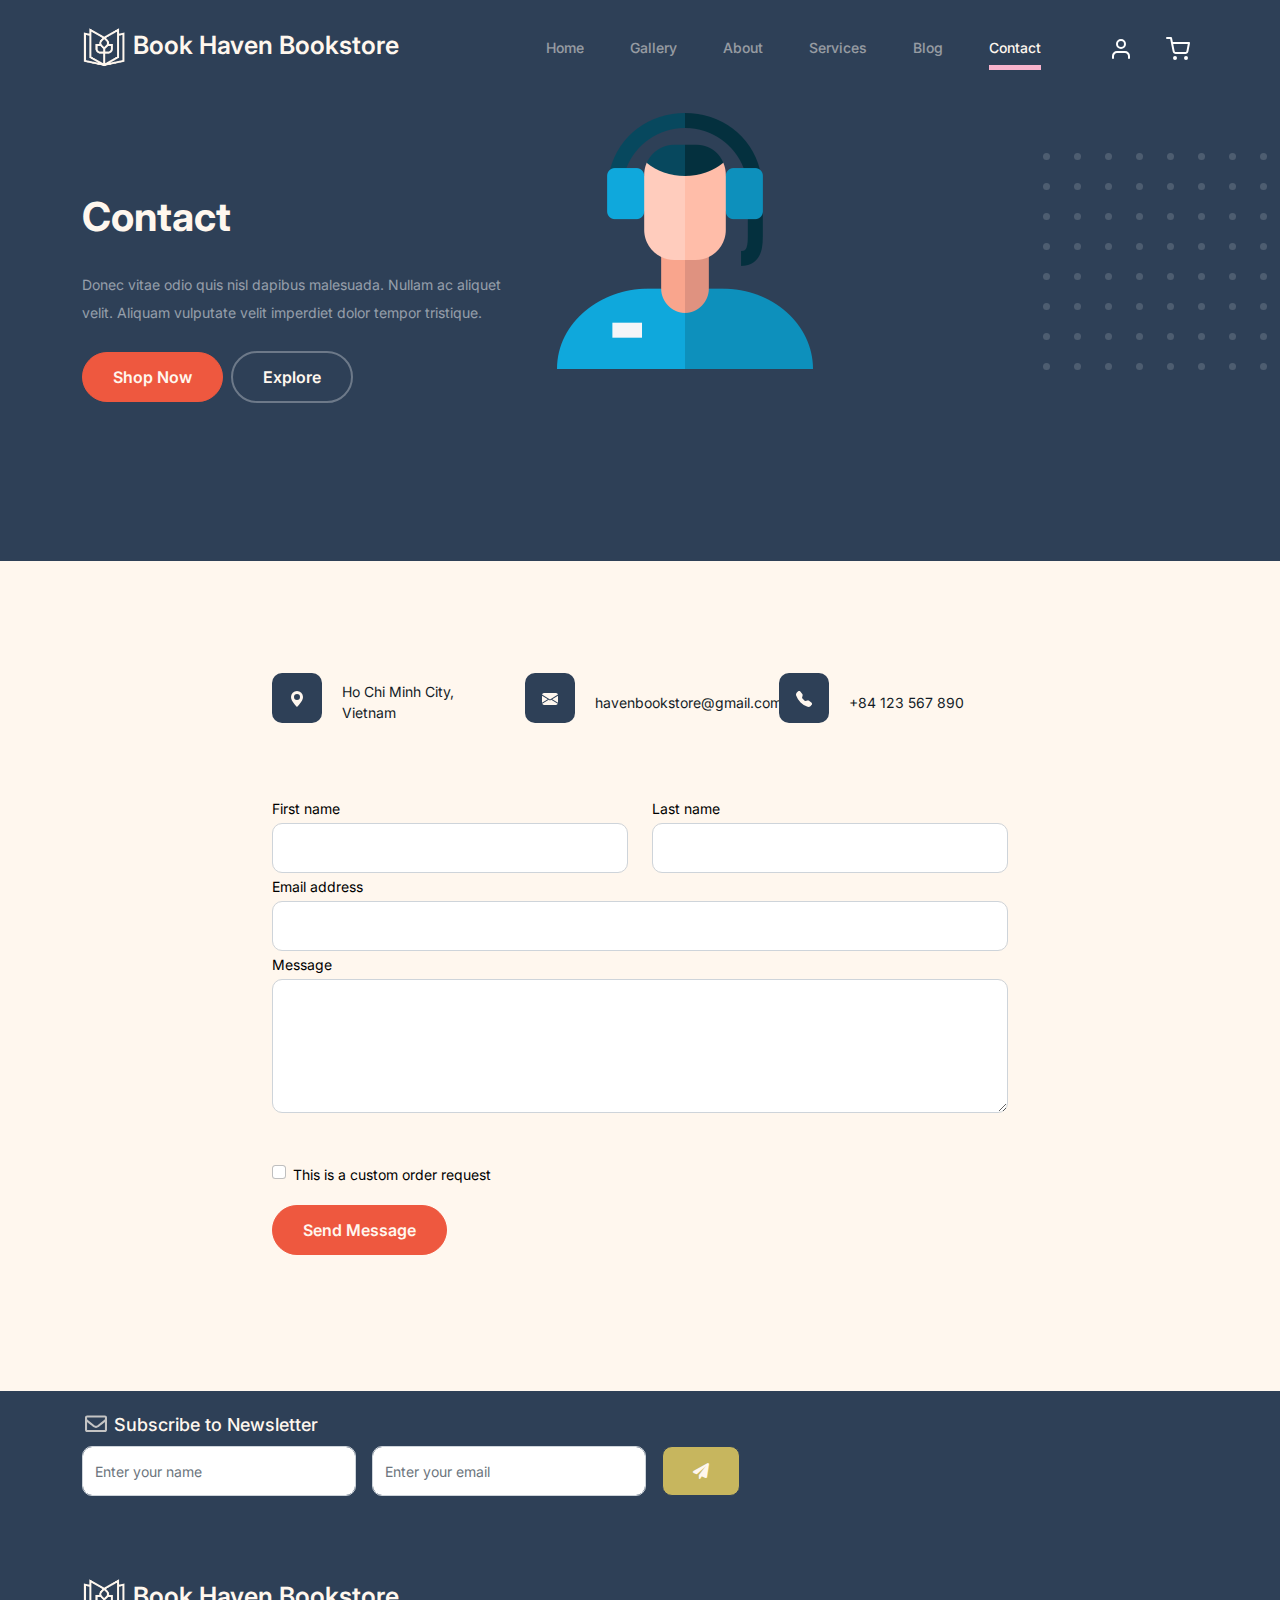
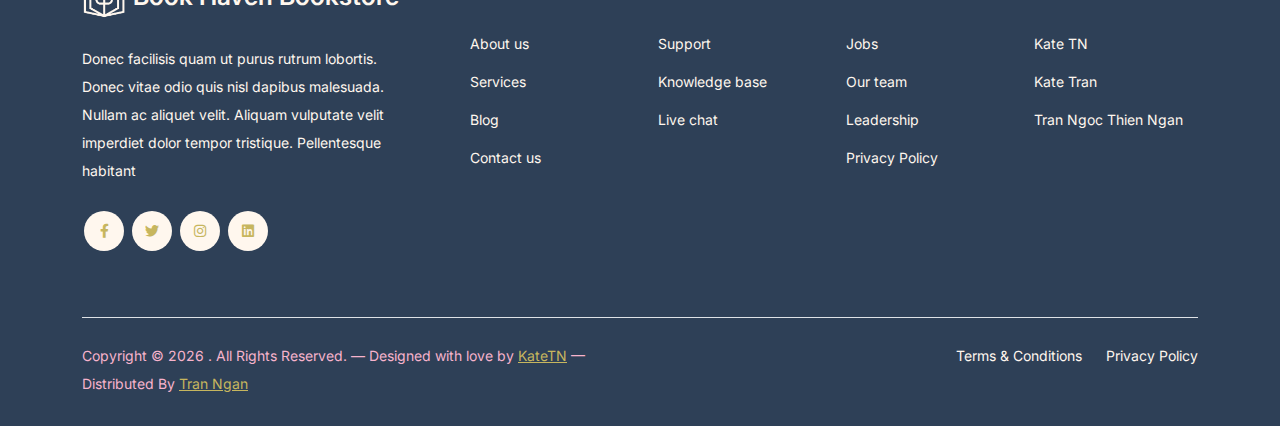
<file: contact.html>
<!DOCTYPE html>
<html lang="en">
  <head>
    <meta charset="utf-8" />
    <meta
      name="viewport"
      content="width=device-width, initial-scale=1, shrink-to-fit=no"
    />
    <meta name="author" content="Kate Tran" />
    <link rel="shortcut icon" href="favicon.png" />

    <meta name="description" content="" />
    <meta name="keywords" content="bootstrap, bootstrap4" />

    <!-- Bootstrap CSS -->
    <link href="css/bootstrap.min.css" rel="stylesheet" />
    <link
      href="https://cdnjs.cloudflare.com/ajax/libs/font-awesome/6.0.0-beta3/css/all.min.css"
      rel="stylesheet"
    />
    <link href="css/tiny-slider.css" rel="stylesheet" />
    <link href="css/style.css" rel="stylesheet" />
    <title>Contact Us - Book Haven Bookstore</title>
  </head>

  <body>
    <!-- Start Header/Navigation -->
    <nav
      class="custom-navbar navbar navbar-expand-md navbar-dark bg-dark"
      arial-label="Haven navigation bar"
    >
      <div class="container">
        <a class="navbar-brand" href="index.html">
          <img
            src="images/logo_fff7ee.png"
            alt="Book Haven Logo"
            class="logo-img"
          />
          Book Haven Bookstore
        </a>

        <button
          class="navbar-toggler"
          type="button"
          data-bs-toggle="collapse"
          data-bs-target="#navbarsHaven"
          aria-controls="navbarsHaven"
          aria-expanded="false"
          aria-label="Toggle navigation"
        >
          <span class="navbar-toggler-icon"></span>
        </button>

        <div class="collapse navbar-collapse" id="navbarsHaven">
          <ul class="custom-navbar-nav navbar-nav ms-auto mb-2 mb-md-0">
            <li class="nav-item">
              <a class="nav-link" href="index.html">Home</a>
            </li>
            <li><a class="nav-link" href="gallery.html">Gallery</a></li>
            <li><a class="nav-link" href="about.html">About</a></li>
            <li><a class="nav-link" href="services.html">Services</a></li>
            <li><a class="nav-link" href="blog.html">Blog</a></li>
            <li class="active">
              <a class="nav-link" href="contact.html">Contact</a>
            </li>
          </ul>

          <ul class="custom-navbar-cta navbar-nav mb-2 mb-md-0 ms-5">
            <li>
              <a class="nav-link" href="#"><img src="images/user.svg" /></a>
            </li>
            <li>
              <a class="nav-link" href="cart.html"
                ><img src="images/cart.svg"
              /></a>
            </li>
          </ul>
        </div>
      </div>
    </nav>
    <!-- End Header/Navigation -->

    <!-- Start Hero Section -->
    <div class="hero">
      <div class="container">
        <div class="row justify-content-between">
          <div class="col-lg-5">
            <div class="intro-excerpt">
              <h1>Contact</h1>
              <p class="mb-4">
                Donec vitae odio quis nisl dapibus malesuada. Nullam ac aliquet
                velit. Aliquam vulputate velit imperdiet dolor tempor tristique.
              </p>
              <p>
                <a href="" class="btn btn-secondary me-2">Shop Now</a
                ><a href="#" class="btn btn-white-outline">Explore</a>
              </p>
            </div>
          </div>
          <div class="col-lg-7">
            <div class="hero-img-wrap">
              <img src="images/contact.png" class="img-fluid" />
            </div>
          </div>
        </div>
      </div>
    </div>
    <!-- End Hero Section -->

    <!-- Start Contact Form -->
    <div class="untree_co-section">
      <div class="container">
        <div class="block">
          <div class="row justify-content-center">
            <div class="col-md-8 col-lg-8 pb-4">
              <div class="row mb-5">
                <div class="col-lg-4">
                  <div
                    class="service no-shadow align-items-center link horizontal d-flex active"
                    data-aos="fade-left"
                    data-aos-delay="0"
                  >
                    <div class="service-icon color-1 mb-4">
                      <svg
                        xmlns="http://www.w3.org/2000/svg"
                        width="16"
                        height="16"
                        fill="currentColor"
                        class="bi bi-geo-alt-fill"
                        viewBox="0 0 16 16"
                      >
                        <path
                          d="M8 16s6-5.686 6-10A6 6 0 0 0 2 6c0 4.314 6 10 6 10zm0-7a3 3 0 1 1 0-6 3 3 0 0 1 0 6z"
                        />
                      </svg>
                    </div>
                    <!-- /.icon -->
                    <div class="service-contents">
                      <p>Ho Chi Minh City, Vietnam</p>
                    </div>
                    <!-- /.service-contents-->
                  </div>
                  <!-- /.service -->
                </div>

                <div class="col-lg-4">
                  <div
                    class="service no-shadow align-items-center link horizontal d-flex active"
                    data-aos="fade-left"
                    data-aos-delay="0"
                  >
                    <div class="service-icon color-1 mb-4">
                      <svg
                        xmlns="http://www.w3.org/2000/svg"
                        width="16"
                        height="16"
                        fill="currentColor"
                        class="bi bi-envelope-fill"
                        viewBox="0 0 16 16"
                      >
                        <path
                          d="M.05 3.555A2 2 0 0 1 2 2h12a2 2 0 0 1 1.95 1.555L8 8.414.05 3.555zM0 4.697v7.104l5.803-3.558L0 4.697zM6.761 8.83l-6.57 4.027A2 2 0 0 0 2 14h12a2 2 0 0 0 1.808-1.144l-6.57-4.027L8 9.586l-1.239-.757zm3.436-.586L16 11.801V4.697l-5.803 3.546z"
                        />
                      </svg>
                    </div>
                    <!-- /.icon -->
                    <div class="service-contents">
                      <p>havenbookstore@gmail.com</p>
                    </div>
                    <!-- /.service-contents-->
                  </div>
                  <!-- /.service -->
                </div>

                <div class="col-lg-4">
                  <div
                    class="service no-shadow align-items-center link horizontal d-flex active"
                    data-aos="fade-left"
                    data-aos-delay="0"
                  >
                    <div class="service-icon color-1 mb-4">
                      <svg
                        xmlns="http://www.w3.org/2000/svg"
                        width="16"
                        height="16"
                        fill="currentColor"
                        class="bi bi-telephone-fill"
                        viewBox="0 0 16 16"
                      >
                        <path
                          fill-rule="evenodd"
                          d="M1.885.511a1.745 1.745 0 0 1 2.61.163L6.29 2.98c.329.423.445.974.315 1.494l-.547 2.19a.678.678 0 0 0 .178.643l2.457 2.457a.678.678 0 0 0 .644.178l2.189-.547a1.745 1.745 0 0 1 1.494.315l2.306 1.794c.829.645.905 1.87.163 2.611l-1.034 1.034c-.74.74-1.846 1.065-2.877.702a18.634 18.634 0 0 1-7.01-4.42 18.634 18.634 0 0 1-4.42-7.009c-.362-1.03-.037-2.137.703-2.877L1.885.511z"
                        />
                      </svg>
                    </div>
                    <!-- /.icon -->
                    <div class="service-contents">
                      <p>+84 123 567 890</p>
                    </div>
                    <!-- /.service-contents-->
                  </div>
                  <!-- /.service -->
                </div>
              </div>

              <form>
                <div class="row">
                  <div class="col-6">
                    <div class="form-group">
                      <label class="text-black" for="fname">First name</label>
                      <input type="text" class="form-control" id="fname" />
                    </div>
                  </div>
                  <div class="col-6">
                    <div class="form-group">
                      <label class="text-black" for="lname">Last name</label>
                      <input type="text" class="form-control" id="lname" />
                    </div>
                  </div>
                </div>
                <div class="form-group">
                  <label class="text-black" for="email">Email address</label>
                  <input type="email" class="form-control" id="email" />
                </div>

                <div class="form-group mb-5">
                  <label class="text-black" for="message">Message</label>
                  <textarea
                    name=""
                    class="form-control"
                    id="message"
                    cols="30"
                    rows="5"
                  ></textarea>
                </div>

                <button type="submit" class="btn btn-primary-hover-outline">
                  Send Message
                </button>
              </form>
            </div>
          </div>
        </div>
      </div>
    </div>
    <!-- End Contact Form -->

    <!-- Start Footer Section -->
    <footer class="footer-section">
      <div class="container relative">
        <div class="row">
          <div class="col-lg-8">
            <div class="subscription-form">
              <h3 class="d-flex align-items-center">
                <span class="me-1"
                  ><img
                    src="images/envelope-outline.svg"
                    alt="Image"
                    class="img-fluid" /></span
                ><span>Subscribe to Newsletter</span>
              </h3>

              <form action="#" class="row g-3">
                <div class="col-auto">
                  <input
                    id="nameInput"
                    type="text"
                    class="form-control"
                    placeholder="Enter your name"
                  />
                </div>
                <div class="col-auto">
                  <input
                    id="emailInput"
                    type="email"
                    class="form-control"
                    placeholder="Enter your email"
                  />
                </div>
                <div class="col-auto">
                  <button id="subscribeButton" class="btn btn-primary">
                    <span class="fa fa-paper-plane"></span>
                  </button>
                </div>
              </form>
            </div>
          </div>
        </div>

        <div class="row g-5 mb-5">
          <div class="col-lg-4">
            <div class="mb-4 footer-logo-wrap">
              <a href="#" class="footer-logo">
                <img
                  src="images/logo_fff7ee.png"
                  alt="Book Haven Logo"
                  class="logo-img"
                />
                Book Haven Bookstore
              </a>
            </div>
            <p class="mb-4 footer-paragraph">
              Donec facilisis quam ut purus rutrum lobortis. Donec vitae odio
              quis nisl dapibus malesuada. Nullam ac aliquet velit. Aliquam
              vulputate velit imperdiet dolor tempor tristique. Pellentesque
              habitant
            </p>

            <ul class="list-unstyled custom-social">
              <li>
                <a href="https://www.facebook.com/trangocthienngan.katetn/"
                  ><span class="fa fa-brands fa-facebook-f"></span
                ></a>
              </li>
              <li>
                <a href="https://x.com/Kate_TN2"
                  ><span class="fa fa-brands fa-twitter"></span
                ></a>
              </li>
              <li>
                <a href="https://www.instagram.com/katetn_211/"
                  ><span class="fa fa-brands fa-instagram"></span
                ></a>
              </li>
              <li>
                <a href="https://www.linkedin.com/in/tranngocthienngan/"
                  ><span class="fa fa-brands fa-linkedin"></span
                ></a>
              </li>
            </ul>
          </div>

          <div class="col-lg-8">
            <div class="row links-wrap">
              <div class="col-6 col-sm-6 col-md-3">
                <ul class="list-unstyled">
                  <li><a href="#">About us</a></li>
                  <li><a href="#">Services</a></li>
                  <li><a href="#">Blog</a></li>
                  <li><a href="#">Contact us</a></li>
                </ul>
              </div>

              <div class="col-6 col-sm-6 col-md-3">
                <ul class="list-unstyled">
                  <li><a href="#">Support</a></li>
                  <li><a href="#">Knowledge base</a></li>
                  <li><a href="#">Live chat</a></li>
                </ul>
              </div>

              <div class="col-6 col-sm-6 col-md-3">
                <ul class="list-unstyled">
                  <li><a href="#">Jobs</a></li>
                  <li><a href="#">Our team</a></li>
                  <li><a href="#">Leadership</a></li>
                  <li><a href="#">Privacy Policy</a></li>
                </ul>
              </div>

              <div class="col-6 col-sm-6 col-md-3">
                <ul class="list-unstyled">
                  <li><a href="#">Kate TN</a></li>
                  <li><a href="#">Kate Tran</a></li>
                  <li><a href="#">Tran Ngoc Thien Ngan</a></li>
                </ul>
              </div>
            </div>
          </div>
        </div>

        <div class="border-top copyright">
          <div class="row pt-4">
            <div class="col-lg-6 custom-footer-text">
              <p class="mb-2 text-center text-lg-start">
                Copyright &copy;
                <script>
                  document.write(new Date().getFullYear());
                </script>
                . All Rights Reserved. &mdash; Designed with love by
                <a href="https://github.com/KateTN211">KateTN</a> &mdash;
                Distributed By
                <a href="https://www.facebook.com/trangocthienngan.katetn/"
                  >Tran Ngan</a
                >
              </p>
            </div>

            <div class="col-lg-6 text-center text-lg-end">
              <ul class="list-unstyled d-inline-flex ms-auto">
                <li class="me-4"><a href="#">Terms &amp; Conditions</a></li>
                <li><a href="#">Privacy Policy</a></li>
              </ul>
            </div>
          </div>
        </div>
      </div>
    </footer>
    <!-- End Footer Section -->

    <script src="js/bootstrap.bundle.min.js"></script>
    <script src="js/tiny-slider.js"></script>
    <script src="js/custom.js"></script>
    <script src="js/subscribe.js"></script>
    <script src="js/contact.js"></script>
  </body>
</html>
</file>
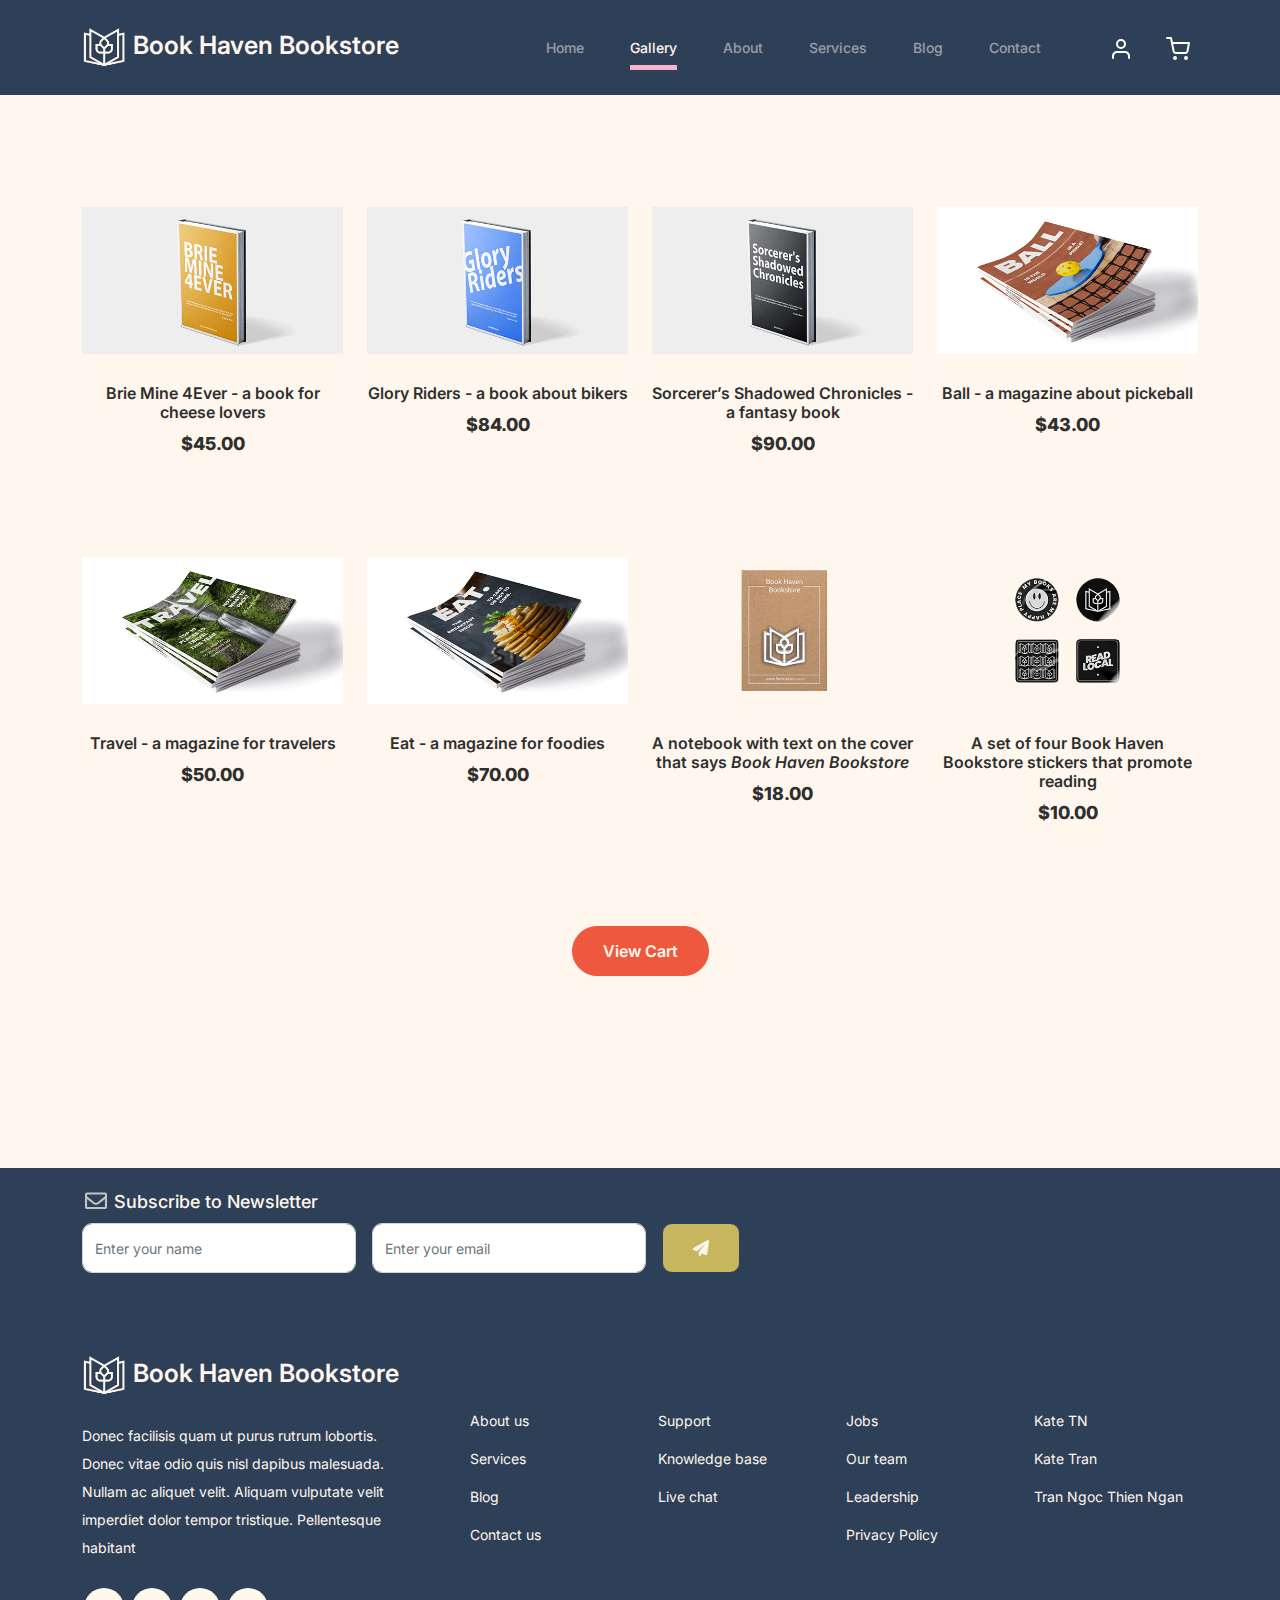
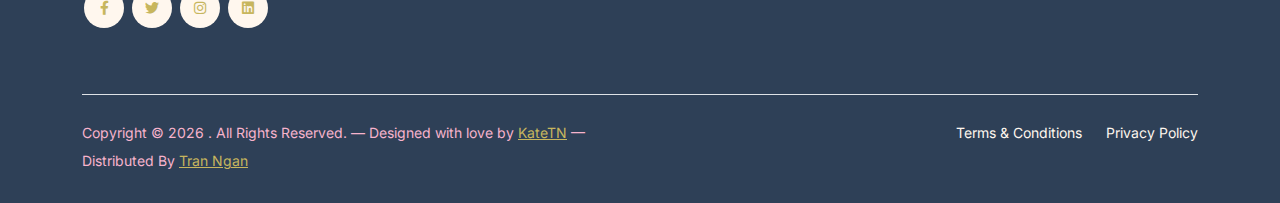
<file: gallery.html>
<!DOCTYPE html>
<html lang="en">
  <head>
    <meta charset="utf-8" />
    <meta
      name="viewport"
      content="width=device-width, initial-scale=1, shrink-to-fit=no"
    />
    <meta name="author" content="Kate Tran" />
    <link rel="shortcut icon" href="favicon.png" />

    <meta name="description" content="" />
    <meta name="keywords" content="bootstrap, bootstrap4" />

    <!-- Bootstrap CSS -->
    <link href="css/bootstrap.min.css" rel="stylesheet" />
    <link
      href="https://cdnjs.cloudflare.com/ajax/libs/font-awesome/6.0.0-beta3/css/all.min.css"
      rel="stylesheet"
    />
    <link href="css/tiny-slider.css" rel="stylesheet" />
    <link href="css/style.css" rel="stylesheet" />
    <title>Book Gallery</title>
  </head>

  <body>
    <!-- Start Header/Navigation -->
    <nav
      class="custom-navbar navbar navbar navbar-expand-md navbar-dark bg-dark"
      arial-label="Book Haven navigation bar"
    >
      <div class="container">
        <a class="navbar-brand" href="index.html">
          <img
            src="images/logo_fff7ee.png"
            alt="Book Haven Logo"
            class="logo-img"
          />
          Book Haven Bookstore
        </a>

        <button
          class="navbar-toggler"
          type="button"
          data-bs-toggle="collapse"
          data-bs-target="#navbarsHaven"
          aria-controls="navbarsHaven"
          aria-expanded="false"
          aria-label="Toggle navigation"
        >
          <span class="navbar-toggler-icon"></span>
        </button>

        <div class="collapse navbar-collapse" id="navbarsHaven">
          <ul class="custom-navbar-nav navbar-nav ms-auto mb-2 mb-md-0">
            <li class="nav-item">
              <a class="nav-link" href="index.html">Home</a>
            </li>
            <li class="active">
              <a class="nav-link" href="gallery.html">Gallery</a>
            </li>
            <li><a class="nav-link" href="about.html">About</a></li>
            <li><a class="nav-link" href="services.html">Services</a></li>
            <li><a class="nav-link" href="blog.html">Blog</a></li>
            <li><a class="nav-link" href="contact.html">Contact</a></li>
          </ul>

          <ul class="custom-navbar-cta navbar-nav mb-2 mb-md-0 ms-5">
            <li>
              <a class="nav-link" href="#"><img src="images/user.svg" /></a>
            </li>
            <li>
              <a class="nav-link" href="cart.html"
                ><img src="images/cart.svg"
              /></a>
            </li>
          </ul>
        </div>
      </div>
    </nav>
    <!-- End Header/Navigation -->

    <div class="untree_co-section product-section before-footer-section">
      <div class="container">
        <div class="row">
          <!-- Start Column 1 -->
          <div class="col-12 col-md-4 col-lg-3 mb-5">
            <a class="product-item" href="#">
              <img
                src="images/book_brie_mine_4ever.png"
                class="img-fluid product-thumbnail"
              />
              <h3 class="product-title">
                Brie Mine 4Ever - a book for cheese lovers
              </h3>
              <strong class="product-price">$45.00</strong>

              <span class="icon-cross">
                <img src="images/cross.svg" class="img-fluid" />
              </span>
            </a>
          </div>
          <!-- End Column 1 -->

          <!-- Start Column 2 -->
          <div class="col-12 col-md-4 col-lg-3 mb-5">
            <a class="product-item" href="#">
              <img
                src="images/book_glory_riders.png"
                class="img-fluid product-thumbnail"
              />
              <h3 class="product-title">Glory Riders - a book about bikers</h3>
              <strong class="product-price">$84.00</strong>

              <span class="icon-cross">
                <img src="images/cross.svg" class="img-fluid" />
              </span>
            </a>
          </div>
          <!-- End Column 2 -->

          <!-- Start Column 3 -->
          <div class="col-12 col-md-4 col-lg-3 mb-5">
            <a class="product-item" href="#">
              <img
                src="images/book_sorcerer_shadowed_chronicles.png"
                class="img-fluid product-thumbnail"
              />
              <h3 class="product-title">
                Sorcerer’s Shadowed Chronicles - a fantasy book
              </h3>
              <strong class="product-price">$90.00</strong>

              <span class="icon-cross">
                <img src="images/cross.svg" class="img-fluid" />
              </span>
            </a>
          </div>
          <!-- End Column 3 -->

          <!-- Start Column 4 -->
          <div class="col-12 col-md-4 col-lg-3 mb-5">
            <a class="product-item" href="#">
              <img
                src="images/book_ball.png"
                class="img-fluid product-thumbnail"
              />
              <h3 class="product-title">Ball - a magazine about pickeball</h3>
              <strong class="product-price">$43.00</strong>

              <span class="icon-cross">
                <img src="images/cross.svg" class="img-fluid" />
              </span>
            </a>
          </div>
          <!-- End Column 4 -->

          <!-- Start Column 1 -->
          <div class="col-12 col-md-4 col-lg-3 mb-5">
            <a class="product-item" href="#">
              <img
                src="images/book_travel.png"
                class="img-fluid product-thumbnail"
              />
              <h3 class="product-title">Travel - a magazine for travelers</h3>
              <strong class="product-price">$50.00</strong>

              <span class="icon-cross">
                <img src="images/cross.svg" class="img-fluid" />
              </span>
            </a>
          </div>
          <!-- End Column 1 -->

          <!-- Start Column 2 -->
          <div class="col-12 col-md-4 col-lg-3 mb-5">
            <a class="product-item" href="#">
              <img
                src="images/book_eat.png"
                class="img-fluid product-thumbnail"
              />
              <h3 class="product-title">Eat - a magazine for foodies</h3>
              <strong class="product-price">$70.00</strong>

              <span class="icon-cross">
                <img src="images/cross.svg" class="img-fluid" />
              </span>
            </a>
          </div>
          <!-- End Column 2 -->

          <!-- Start Column 3 -->
          <div class="col-12 col-md-4 col-lg-3 mb-5">
            <a class="product-item" href="#">
              <img
                src="images/book_notebook.png"
                class="img-fluid product-thumbnail"
              />
              <h3 class="product-title">
                A notebook with text on the cover that says
                <i>Book Haven Bookstore</i>
              </h3>
              <strong class="product-price">$18.00</strong>

              <span class="icon-cross">
                <img src="images/cross.svg" class="img-fluid" />
              </span>
            </a>
          </div>
          <!-- End Column 3 -->

          <!-- Start Column 4 -->
          <div class="col-12 col-md-4 col-lg-3 mb-5">
            <a class="product-item" href="#">
              <img
                src="images/book_stickers.png"
                class="img-fluid product-thumbnail"
              />
              <h3 class="product-title">
                A set of four Book Haven Bookstore stickers that promote reading
              </h3>
              <strong class="product-price">$10.00</strong>

              <span class="icon-cross">
                <img src="images/cross.svg" class="img-fluid" />
              </span>
            </a>
          </div>
          <!-- End Column 4 -->
        </div>
        <!-- button view cart -->
        <div class="d-flex justify-content-center">
          <button
            class="btn btn-outline-primary"
            data-bs-toggle="modal"
            data-bs-target="#cartModal"
          >
            View Cart
          </button>
        </div>
      </div>
    </div>

    <!-- Start Footer Section -->
    <footer class="footer-section">
      <div class="container relative">
        <div class="row">
          <div class="col-lg-8">
            <div class="subscription-form">
              <h3 class="d-flex align-items-center">
                <span class="me-1"
                  ><img
                    src="images/envelope-outline.svg"
                    alt="Image"
                    class="img-fluid" /></span
                ><span>Subscribe to Newsletter</span>
              </h3>

              <form action="#" class="row g-3">
                <div class="col-auto">
                  <input
                    id="nameInput"
                    type="text"
                    class="form-control"
                    placeholder="Enter your name"
                  />
                </div>
                <div class="col-auto">
                  <input
                    id="emailInput"
                    type="email"
                    class="form-control"
                    placeholder="Enter your email"
                  />
                </div>
                <div class="col-auto">
                  <button id="subscribeButton" class="btn btn-primary">
                    <span class="fa fa-paper-plane"></span>
                  </button>
                </div>
              </form>
            </div>
          </div>
        </div>

        <div class="row g-5 mb-5">
          <div class="col-lg-4">
            <div class="mb-4 footer-logo-wrap">
              <a href="#" class="footer-logo">
                <img
                  src="images/logo_fff7ee.png"
                  alt="Book Haven Logo"
                  class="logo-img"
                />
                Book Haven Bookstore
              </a>
            </div>
            <p class="mb-4 footer-paragraph">
              Donec facilisis quam ut purus rutrum lobortis. Donec vitae odio
              quis nisl dapibus malesuada. Nullam ac aliquet velit. Aliquam
              vulputate velit imperdiet dolor tempor tristique. Pellentesque
              habitant
            </p>

            <ul class="list-unstyled custom-social">
              <li>
                <a href="https://www.facebook.com/trangocthienngan.katetn/"
                  ><span class="fa fa-brands fa-facebook-f"></span
                ></a>
              </li>
              <li>
                <a href="https://x.com/Kate_TN2"
                  ><span class="fa fa-brands fa-twitter"></span
                ></a>
              </li>
              <li>
                <a href="https://www.instagram.com/katetn_211/"
                  ><span class="fa fa-brands fa-instagram"></span
                ></a>
              </li>
              <li>
                <a href="https://www.linkedin.com/in/tranngocthienngan/"
                  ><span class="fa fa-brands fa-linkedin"></span
                ></a>
              </li>
            </ul>
          </div>

          <div class="col-lg-8">
            <div class="row links-wrap">
              <div class="col-6 col-sm-6 col-md-3">
                <ul class="list-unstyled">
                  <li><a href="#">About us</a></li>
                  <li><a href="#">Services</a></li>
                  <li><a href="#">Blog</a></li>
                  <li><a href="#">Contact us</a></li>
                </ul>
              </div>

              <div class="col-6 col-sm-6 col-md-3">
                <ul class="list-unstyled">
                  <li><a href="#">Support</a></li>
                  <li><a href="#">Knowledge base</a></li>
                  <li><a href="#">Live chat</a></li>
                </ul>
              </div>

              <div class="col-6 col-sm-6 col-md-3">
                <ul class="list-unstyled">
                  <li><a href="#">Jobs</a></li>
                  <li><a href="#">Our team</a></li>
                  <li><a href="#">Leadership</a></li>
                  <li><a href="#">Privacy Policy</a></li>
                </ul>
              </div>

              <div class="col-6 col-sm-6 col-md-3">
                <ul class="list-unstyled">
                  <li><a href="#">Kate TN</a></li>
                  <li><a href="#">Kate Tran</a></li>
                  <li><a href="#">Tran Ngoc Thien Ngan</a></li>
                </ul>
              </div>
            </div>
          </div>
        </div>

        <div class="border-top copyright">
          <div class="row pt-4">
            <div class="col-lg-6 custom-footer-text">
              <p class="mb-2 text-center text-lg-start">
                Copyright &copy;
                <script>
                  document.write(new Date().getFullYear());
                </script>
                . All Rights Reserved. &mdash; Designed with love by
                <a href="https://github.com/KateTN211">KateTN</a> &mdash;
                Distributed By
                <a href="https://www.facebook.com/trangocthienngan.katetn/"
                  >Tran Ngan</a
                >
              </p>
            </div>

            <div class="col-lg-6 text-center text-lg-end">
              <ul class="list-unstyled d-inline-flex ms-auto">
                <li class="me-4"><a href="#">Terms &amp; Conditions</a></li>
                <li><a href="#">Privacy Policy</a></li>
              </ul>
            </div>
          </div>
        </div>
      </div>
    </footer>
    <!-- End Footer Section -->

    <!-- Shopping Cart Modal -->
    <div
      class="modal fade"
      id="cartModal"
      tabindex="-1"
      aria-labelledby="cartModalLabel"
      aria-hidden="true"
    >
      <div class="modal-dialog modal-dialog-centered">
        <div class="modal-content">
          <div class="modal-header">
            <h5 class="modal-title" id="cartModalLabel">Shopping Cart</h5>
            <button
              type="button"
              class="btn-close"
              data-bs-dismiss="modal"
              aria-label="Close"
            ></button>
          </div>
          <div class="modal-body">
            <ul id="cartItems" class="list-group">
              <!-- Cart items will be dynamically added here -->
            </ul>
          </div>
          <div class="modal-footer">
            <button type="button" class="btn btn-danger" id="clearCartButton">
              Clear Cart
            </button>
            <button
              type="button"
              class="btn btn-success"
              id="processOrderButton"
            >
              Process Order
            </button>
          </div>
        </div>
      </div>
    </div>

    <script src="js/bootstrap.bundle.min.js"></script>
    <script src="js/tiny-slider.js"></script>
    <script src="js/custom.js"></script>
    <script src="js/subscribe.js"></script>
    <script src="js/cart.js"></script>
  </body>
</html>
</file>
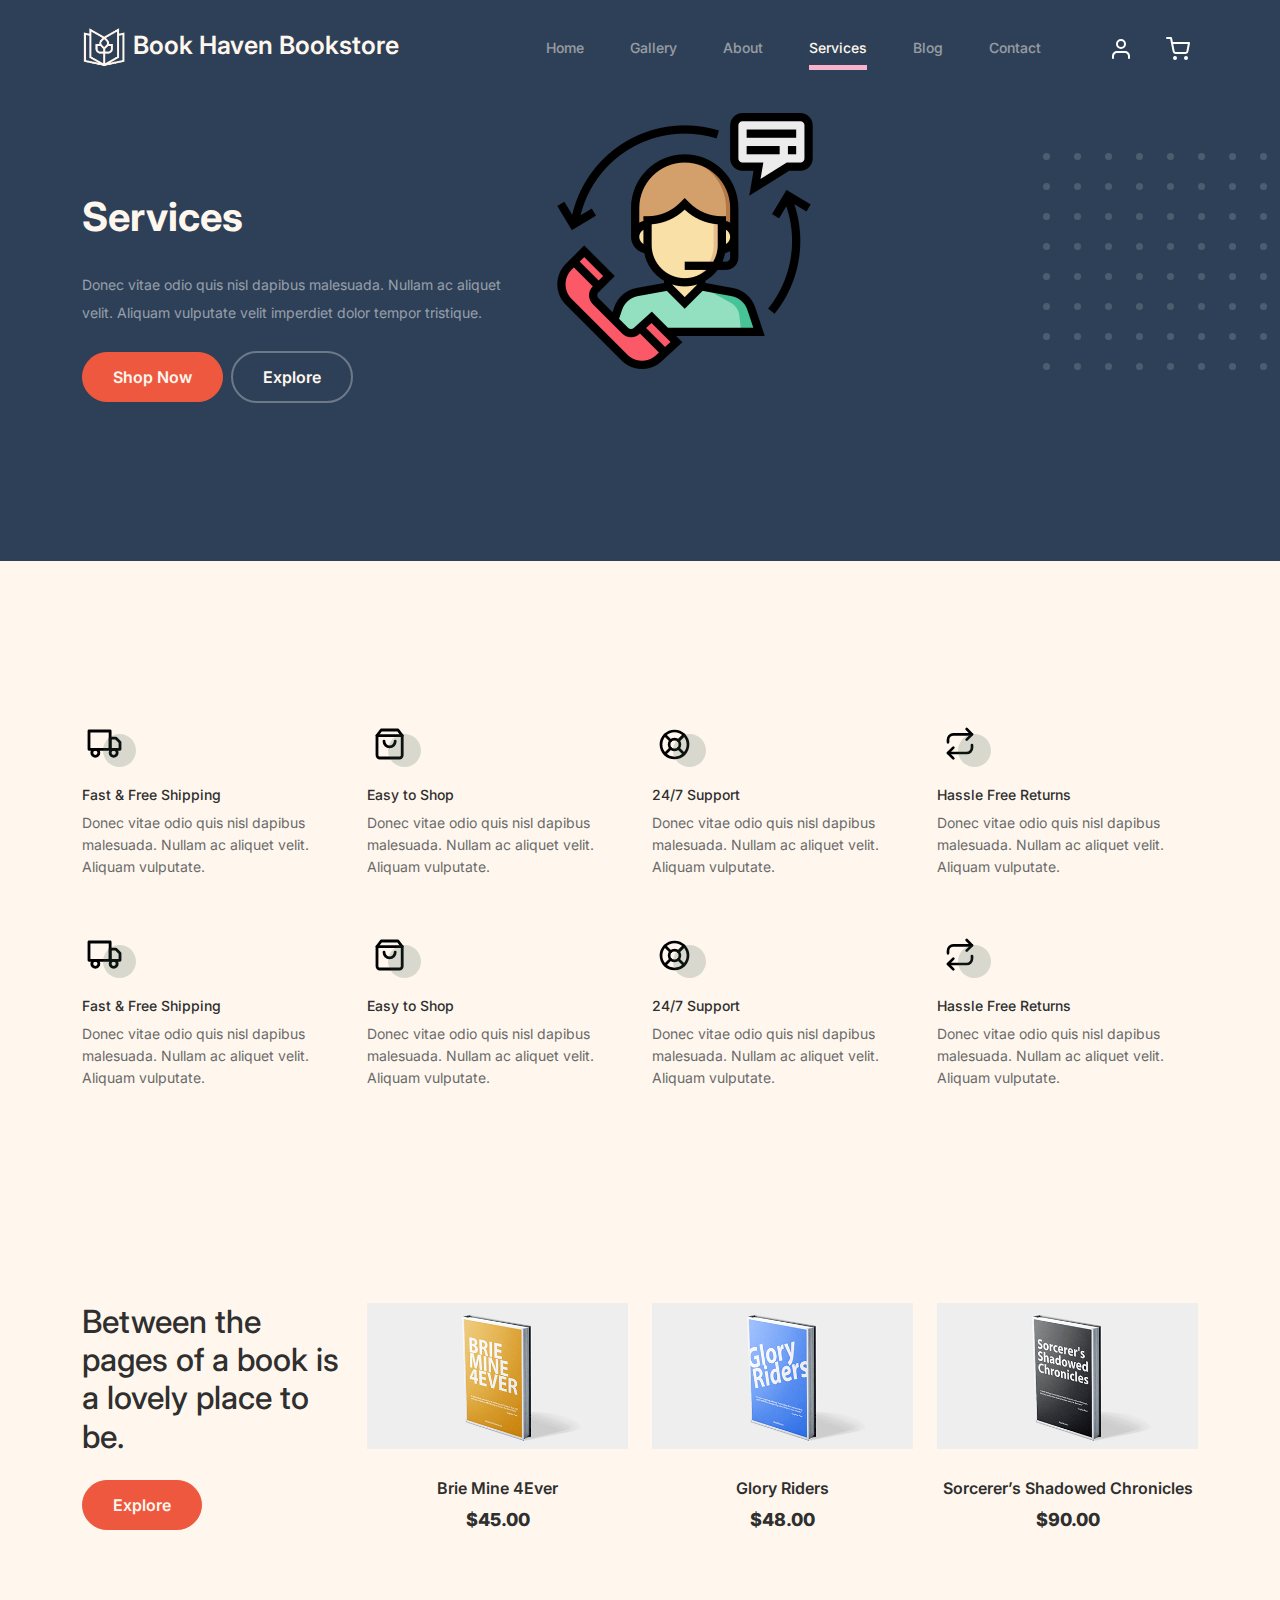
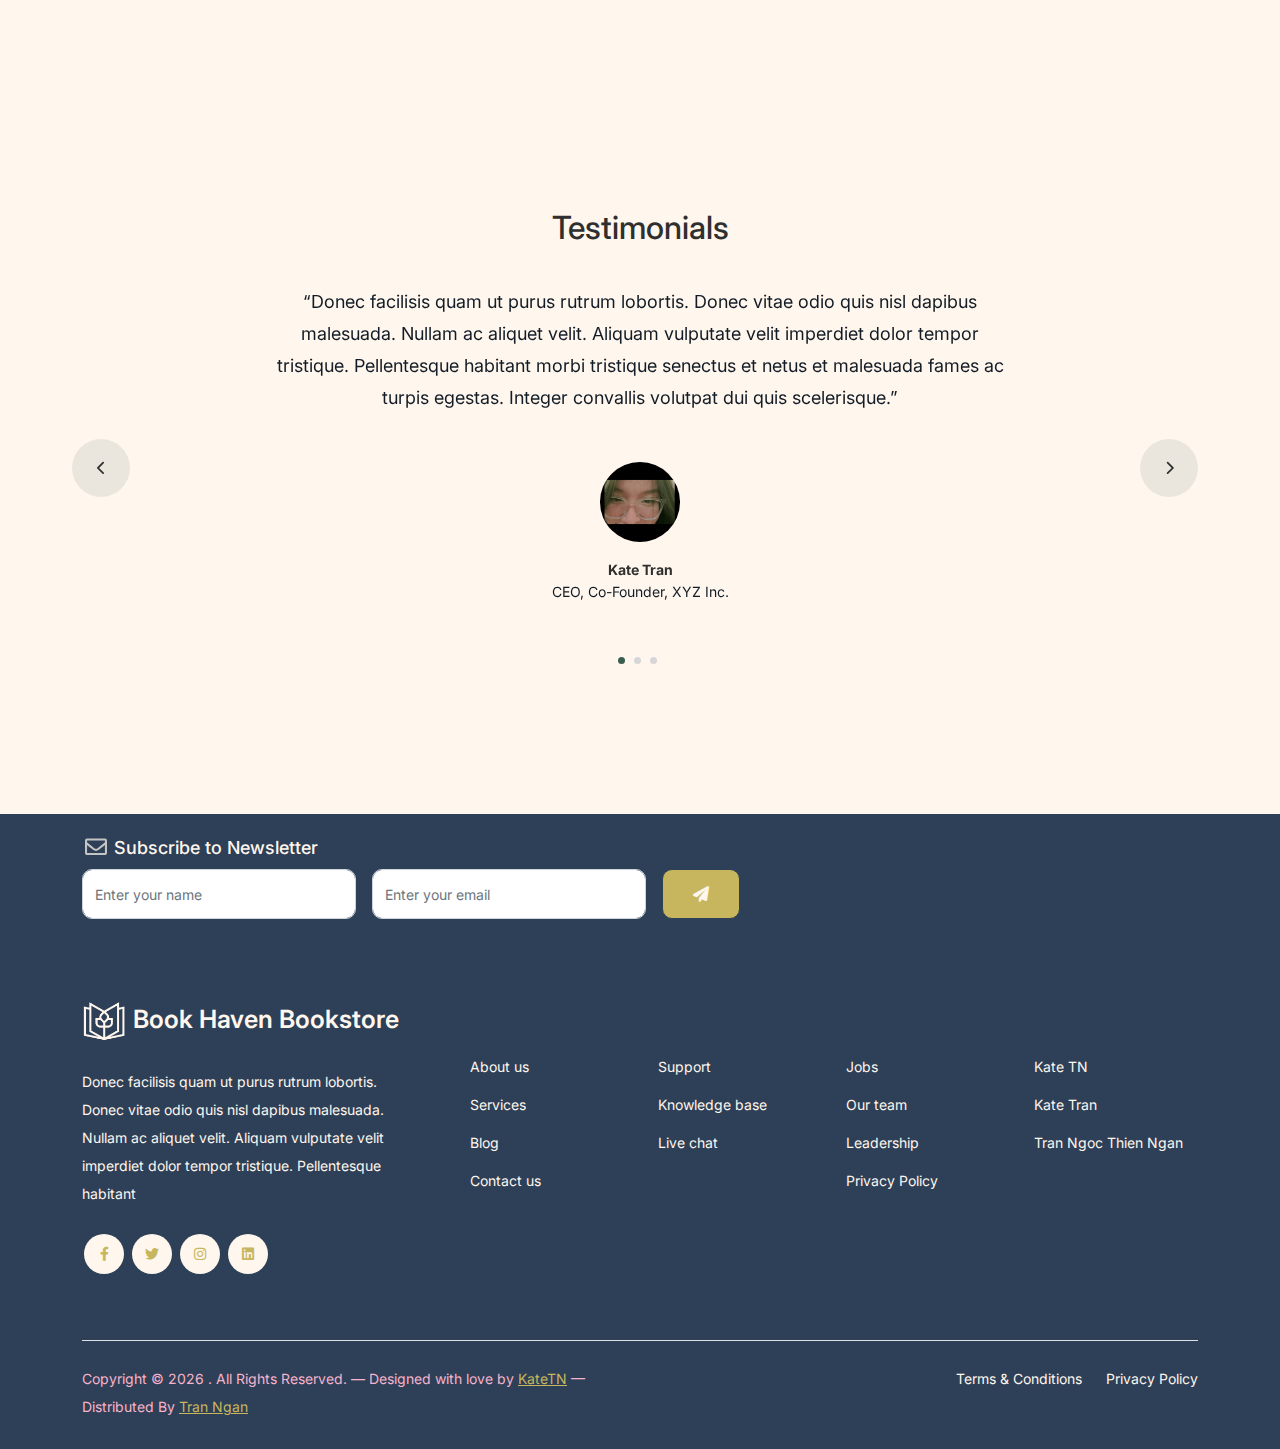
<file: services.html>
<!DOCTYPE html>
<html lang="en">
  <head>
    <meta charset="utf-8" />
    <meta
      name="viewport"
      content="width=device-width, initial-scale=1, shrink-to-fit=no"
    />
    <meta name="author" content="Kate Tran" />
    <link rel="shortcut icon" href="favicon.png" />

    <meta name="description" content="" />
    <meta name="keywords" content="bootstrap, bootstrap4" />

    <!-- Bootstrap CSS -->
    <link href="css/bootstrap.min.css" rel="stylesheet" />
    <link
      href="https://cdnjs.cloudflare.com/ajax/libs/font-awesome/6.0.0-beta3/css/all.min.css"
      rel="stylesheet"
    />
    <link href="css/tiny-slider.css" rel="stylesheet" />
    <link href="css/style.css" rel="stylesheet" />
    <title>Services - Book Haven Bookstore - Best Bookstore in the World</title>
  </head>

  <body>
    <!-- Start Header/Navigation -->
    <nav
      class="custom-navbar navbar navbar navbar-expand-md navbar-dark bg-dark"
      arial-label="Haven navigation bar"
    >
      <div class="container">
        <a class="navbar-brand" href="index.html">
          <img
            src="images/logo_fff7ee.png"
            alt="Book Haven Logo"
            class="logo-img"
          />
          Book Haven Bookstore
        </a>

        <button
          class="navbar-toggler"
          type="button"
          data-bs-toggle="collapse"
          data-bs-target="#navbarsHaven"
          aria-controls="navbarsHaven"
          aria-expanded="false"
          aria-label="Toggle navigation"
        >
          <span class="navbar-toggler-icon"></span>
        </button>

        <div class="collapse navbar-collapse" id="navbarsHaven">
          <ul class="custom-navbar-nav navbar-nav ms-auto mb-2 mb-md-0">
            <li class="nav-item">
              <a class="nav-link" href="index.html">Home</a>
            </li>
            <li><a class="nav-link" href="gallery.html">Gallery</a></li>
            <li><a class="nav-link" href="about.html">About</a></li>
            <li class="active">
              <a class="nav-link" href="services.html">Services</a>
            </li>
            <li><a class="nav-link" href="blog.html">Blog</a></li>
            <li><a class="nav-link" href="contact.html">Contact</a></li>
          </ul>

          <ul class="custom-navbar-cta navbar-nav mb-2 mb-md-0 ms-5">
            <li>
              <a class="nav-link" href="#"><img src="images/user.svg" /></a>
            </li>
            <li>
              <a class="nav-link" href="cart.html"
                ><img src="images/cart.svg"
              /></a>
            </li>
          </ul>
        </div>
      </div>
    </nav>
    <!-- End Header/Navigation -->

    <!-- Start Hero Section -->
    <div class="hero">
      <div class="container">
        <div class="row justify-content-between">
          <div class="col-lg-5">
            <div class="intro-excerpt">
              <h1>Services</h1>
              <p class="mb-4">
                Donec vitae odio quis nisl dapibus malesuada. Nullam ac aliquet
                velit. Aliquam vulputate velit imperdiet dolor tempor tristique.
              </p>
              <p>
                <a href="" class="btn btn-secondary me-2">Shop Now</a
                ><a href="#" class="btn btn-white-outline">Explore</a>
              </p>
            </div>
          </div>
          <div class="col-lg-7">
            <div class="hero-img-wrap">
              <img src="images/customer-service.png" class="img-fluid" />
            </div>
          </div>
        </div>
      </div>
    </div>
    <!-- End Hero Section -->

    <!-- Start Why Choose Us Section -->
    <div class="why-choose-section">
      <div class="container">
        <div class="row my-5">
          <div class="col-6 col-md-6 col-lg-3 mb-4">
            <div class="feature">
              <div class="icon">
                <img src="images/truck.svg" alt="Image" class="imf-fluid" />
              </div>
              <h3>Fast &amp; Free Shipping</h3>
              <p>
                Donec vitae odio quis nisl dapibus malesuada. Nullam ac aliquet
                velit. Aliquam vulputate.
              </p>
            </div>
          </div>

          <div class="col-6 col-md-6 col-lg-3 mb-4">
            <div class="feature">
              <div class="icon">
                <img src="images/bag.svg" alt="Image" class="imf-fluid" />
              </div>
              <h3>Easy to Shop</h3>
              <p>
                Donec vitae odio quis nisl dapibus malesuada. Nullam ac aliquet
                velit. Aliquam vulputate.
              </p>
            </div>
          </div>

          <div class="col-6 col-md-6 col-lg-3 mb-4">
            <div class="feature">
              <div class="icon">
                <img src="images/support.svg" alt="Image" class="imf-fluid" />
              </div>
              <h3>24/7 Support</h3>
              <p>
                Donec vitae odio quis nisl dapibus malesuada. Nullam ac aliquet
                velit. Aliquam vulputate.
              </p>
            </div>
          </div>

          <div class="col-6 col-md-6 col-lg-3 mb-4">
            <div class="feature">
              <div class="icon">
                <img src="images/return.svg" alt="Image" class="imf-fluid" />
              </div>
              <h3>Hassle Free Returns</h3>
              <p>
                Donec vitae odio quis nisl dapibus malesuada. Nullam ac aliquet
                velit. Aliquam vulputate.
              </p>
            </div>
          </div>

          <div class="col-6 col-md-6 col-lg-3 mb-4">
            <div class="feature">
              <div class="icon">
                <img src="images/truck.svg" alt="Image" class="imf-fluid" />
              </div>
              <h3>Fast &amp; Free Shipping</h3>
              <p>
                Donec vitae odio quis nisl dapibus malesuada. Nullam ac aliquet
                velit. Aliquam vulputate.
              </p>
            </div>
          </div>

          <div class="col-6 col-md-6 col-lg-3 mb-4">
            <div class="feature">
              <div class="icon">
                <img src="images/bag.svg" alt="Image" class="imf-fluid" />
              </div>
              <h3>Easy to Shop</h3>
              <p>
                Donec vitae odio quis nisl dapibus malesuada. Nullam ac aliquet
                velit. Aliquam vulputate.
              </p>
            </div>
          </div>

          <div class="col-6 col-md-6 col-lg-3 mb-4">
            <div class="feature">
              <div class="icon">
                <img src="images/support.svg" alt="Image" class="imf-fluid" />
              </div>
              <h3>24/7 Support</h3>
              <p>
                Donec vitae odio quis nisl dapibus malesuada. Nullam ac aliquet
                velit. Aliquam vulputate.
              </p>
            </div>
          </div>

          <div class="col-6 col-md-6 col-lg-3 mb-4">
            <div class="feature">
              <div class="icon">
                <img src="images/return.svg" alt="Image" class="imf-fluid" />
              </div>
              <h3>Hassle Free Returns</h3>
              <p>
                Donec vitae odio quis nisl dapibus malesuada. Nullam ac aliquet
                velit. Aliquam vulputate.
              </p>
            </div>
          </div>
        </div>
      </div>
    </div>
    <!-- End Why Choose Us Section -->

    <!-- Start Product Section -->
    <div class="product-section pt-0">
      <div class="container">
        <div class="row">
          <!-- Start Column 1 -->
          <div class="col-md-12 col-lg-3 mb-5 mb-lg-0">
            <h2 class="mb-4 section-title">
              Between the pages of a book is a lovely place to be.
            </h2>
            <p><a href="#" class="btn">Explore</a></p>
          </div>
          <!-- End Column 1 -->

          <!-- Start Column 2 -->
          <div class="col-12 col-md-4 col-lg-3 mb-5 mb-md-0">
            <a class="product-item" href="#">
              <img
                src="images/book_brie_mine_4ever.png"
                class="img-fluid product-thumbnail"
              />
              <h3 class="product-title">Brie Mine 4Ever</h3>
              <strong class="product-price">$45.00</strong>

              <span class="icon-cross">
                <img src="images/cross.svg" class="img-fluid" />
              </span>
            </a>
          </div>
          <!-- End Column 2 -->

          <!-- Start Column 3 -->
          <div class="col-12 col-md-4 col-lg-3 mb-5 mb-md-0">
            <a class="product-item" href="#">
              <img
                src="images/book_glory_riders.png"
                class="img-fluid product-thumbnail"
              />
              <h3 class="product-title">Glory Riders</h3>
              <strong class="product-price">$48.00</strong>

              <span class="icon-cross">
                <img src="images/cross.svg" class="img-fluid" />
              </span>
            </a>
          </div>
          <!-- End Column 3 -->

          <!-- Start Column 4 -->
          <div class="col-12 col-md-4 col-lg-3 mb-5 mb-md-0">
            <a class="product-item" href="#">
              <img
                src="images/book_sorcerer_shadowed_chronicles.png"
                class="img-fluid product-thumbnail"
              />
              <h3 class="product-title">Sorcerer’s Shadowed Chronicles</h3>
              <strong class="product-price">$90.00</strong>

              <span class="icon-cross">
                <img src="images/cross.svg" class="img-fluid" />
              </span>
            </a>
          </div>
          <!-- End Column 4 -->
        </div>
      </div>
    </div>
    <!-- End Product Section -->

    <!-- Start Testimonial Slider -->
    <div class="testimonial-section before-footer-section">
      <div class="container">
        <div class="row">
          <div class="col-lg-7 mx-auto text-center">
            <h2 class="section-title">Testimonials</h2>
          </div>
        </div>

        <div class="row justify-content-center">
          <div class="col-lg-12">
            <div class="testimonial-slider-wrap text-center">
              <div id="testimonial-nav">
                <span class="prev" data-controls="prev"
                  ><span class="fa fa-chevron-left"></span
                ></span>
                <span class="next" data-controls="next"
                  ><span class="fa fa-chevron-right"></span
                ></span>
              </div>

              <div class="testimonial-slider">
                <div class="item">
                  <div class="row justify-content-center">
                    <div class="col-lg-8 mx-auto">
                      <div class="testimonial-block text-center">
                        <blockquote class="mb-5">
                          <p>
                            &ldquo;Donec facilisis quam ut purus rutrum
                            lobortis. Donec vitae odio quis nisl dapibus
                            malesuada. Nullam ac aliquet velit. Aliquam
                            vulputate velit imperdiet dolor tempor tristique.
                            Pellentesque habitant morbi tristique senectus et
                            netus et malesuada fames ac turpis egestas. Integer
                            convallis volutpat dui quis scelerisque.&rdquo;
                          </p>
                        </blockquote>

                        <div class="author-info">
                          <div class="author-pic">
                            <img
                              src="images/dev-kate.png"
                              alt="Maria Jones"
                              class="img-fluid"
                            />
                          </div>
                          <h3 class="font-weight-bold">Kate Tran</h3>
                          <span class="position d-block mb-3"
                            >CEO, Co-Founder, XYZ Inc.</span
                          >
                        </div>
                      </div>
                    </div>
                  </div>
                </div>
                <!-- END item -->

                <div class="item">
                  <div class="row justify-content-center">
                    <div class="col-lg-8 mx-auto">
                      <div class="testimonial-block text-center">
                        <blockquote class="mb-5">
                          <p>
                            &ldquo;Donec facilisis quam ut purus rutrum
                            lobortis. Donec vitae odio quis nisl dapibus
                            malesuada. Nullam ac aliquet velit. Aliquam
                            vulputate velit imperdiet dolor tempor tristique.
                            Pellentesque habitant morbi tristique senectus et
                            netus et malesuada fames ac turpis egestas. Integer
                            convallis volutpat dui quis scelerisque.&rdquo;
                          </p>
                        </blockquote>

                        <div class="author-info">
                          <div class="author-pic">
                            <img
                              src="images/dev-kate.png"
                              alt="Maria Jones"
                              class="img-fluid"
                            />
                          </div>
                          <h3 class="font-weight-bold">Kate Tran</h3>
                          <span class="position d-block mb-3"
                            >CEO, Co-Founder, XYZ Inc.</span
                          >
                        </div>
                      </div>
                    </div>
                  </div>
                </div>
                <!-- END item -->

                <div class="item">
                  <div class="row justify-content-center">
                    <div class="col-lg-8 mx-auto">
                      <div class="testimonial-block text-center">
                        <blockquote class="mb-5">
                          <p>
                            &ldquo;Donec facilisis quam ut purus rutrum
                            lobortis. Donec vitae odio quis nisl dapibus
                            malesuada. Nullam ac aliquet velit. Aliquam
                            vulputate velit imperdiet dolor tempor tristique.
                            Pellentesque habitant morbi tristique senectus et
                            netus et malesuada fames ac turpis egestas. Integer
                            convallis volutpat dui quis scelerisque.&rdquo;
                          </p>
                        </blockquote>

                        <div class="author-info">
                          <div class="author-pic">
                            <img
                              src="images/dev-kate.png"
                              alt="Maria Jones"
                              class="img-fluid"
                            />
                          </div>
                          <h3 class="font-weight-bold">Kate Tran</h3>
                          <span class="position d-block mb-3"
                            >CEO, Co-Founder, XYZ Inc.</span
                          >
                        </div>
                      </div>
                    </div>
                  </div>
                </div>
                <!-- END item -->
              </div>
            </div>
          </div>
        </div>
      </div>
    </div>
    <!-- End Testimonial Slider -->

    <!-- Start Footer Section -->
    <footer class="footer-section">
      <div class="container relative">
        <div class="row">
          <div class="col-lg-8">
            <div class="subscription-form">
              <h3 class="d-flex align-items-center">
                <span class="me-1"
                  ><img
                    src="images/envelope-outline.svg"
                    alt="Image"
                    class="img-fluid" /></span
                ><span>Subscribe to Newsletter</span>
              </h3>

              <form action="#" class="row g-3">
                <div class="col-auto">
                  <input
                    id="nameInput"
                    type="text"
                    class="form-control"
                    placeholder="Enter your name"
                  />
                </div>
                <div class="col-auto">
                  <input
                    id="emailInput"
                    type="email"
                    class="form-control"
                    placeholder="Enter your email"
                  />
                </div>
                <div class="col-auto">
                  <button id="subscribeButton" class="btn btn-primary">
                    <span class="fa fa-paper-plane"></span>
                  </button>
                </div>
              </form>
            </div>
          </div>
        </div>

        <div class="row g-5 mb-5">
          <div class="col-lg-4">
            <div class="mb-4 footer-logo-wrap">
              <a href="#" class="footer-logo">
                <img
                  src="images/logo_fff7ee.png"
                  alt="Book Haven Logo"
                  class="logo-img"
                />
                Book Haven Bookstore
              </a>
            </div>
            <p class="mb-4 footer-paragraph">
              Donec facilisis quam ut purus rutrum lobortis. Donec vitae odio
              quis nisl dapibus malesuada. Nullam ac aliquet velit. Aliquam
              vulputate velit imperdiet dolor tempor tristique. Pellentesque
              habitant
            </p>

            <ul class="list-unstyled custom-social">
              <li>
                <a href="https://www.facebook.com/trangocthienngan.katetn/"
                  ><span class="fa fa-brands fa-facebook-f"></span
                ></a>
              </li>
              <li>
                <a href="https://x.com/Kate_TN2"
                  ><span class="fa fa-brands fa-twitter"></span
                ></a>
              </li>
              <li>
                <a href="https://www.instagram.com/katetn_211/"
                  ><span class="fa fa-brands fa-instagram"></span
                ></a>
              </li>
              <li>
                <a href="https://www.linkedin.com/in/tranngocthienngan/"
                  ><span class="fa fa-brands fa-linkedin"></span
                ></a>
              </li>
            </ul>
          </div>

          <div class="col-lg-8">
            <div class="row links-wrap">
              <div class="col-6 col-sm-6 col-md-3">
                <ul class="list-unstyled">
                  <li><a href="#">About us</a></li>
                  <li><a href="#">Services</a></li>
                  <li><a href="#">Blog</a></li>
                  <li><a href="#">Contact us</a></li>
                </ul>
              </div>

              <div class="col-6 col-sm-6 col-md-3">
                <ul class="list-unstyled">
                  <li><a href="#">Support</a></li>
                  <li><a href="#">Knowledge base</a></li>
                  <li><a href="#">Live chat</a></li>
                </ul>
              </div>

              <div class="col-6 col-sm-6 col-md-3">
                <ul class="list-unstyled">
                  <li><a href="#">Jobs</a></li>
                  <li><a href="#">Our team</a></li>
                  <li><a href="#">Leadership</a></li>
                  <li><a href="#">Privacy Policy</a></li>
                </ul>
              </div>

              <div class="col-6 col-sm-6 col-md-3">
                <ul class="list-unstyled">
                  <li><a href="#">Kate TN</a></li>
                  <li><a href="#">Kate Tran</a></li>
                  <li><a href="#">Tran Ngoc Thien Ngan</a></li>
                </ul>
              </div>
            </div>
          </div>
        </div>

        <div class="border-top copyright">
          <div class="row pt-4">
            <div class="col-lg-6 custom-footer-text">
              <p class="mb-2 text-center text-lg-start">
                Copyright &copy;
                <script>
                  document.write(new Date().getFullYear());
                </script>
                . All Rights Reserved. &mdash; Designed with love by
                <a href="https://github.com/KateTN211">KateTN</a> &mdash;
                Distributed By
                <a href="https://www.facebook.com/trangocthienngan.katetn/"
                  >Tran Ngan</a
                >
              </p>
            </div>

            <div class="col-lg-6 text-center text-lg-end">
              <ul class="list-unstyled d-inline-flex ms-auto">
                <li class="me-4"><a href="#">Terms &amp; Conditions</a></li>
                <li><a href="#">Privacy Policy</a></li>
              </ul>
            </div>
          </div>
        </div>
      </div>
    </footer>
    <!-- End Footer Section -->

    <script src="js/bootstrap.bundle.min.js"></script>
    <script src="js/tiny-slider.js"></script>
    <script src="js/custom.js"></script>
    <script src="js/subscribe.js"></script>
  </body>
</html>
</file>
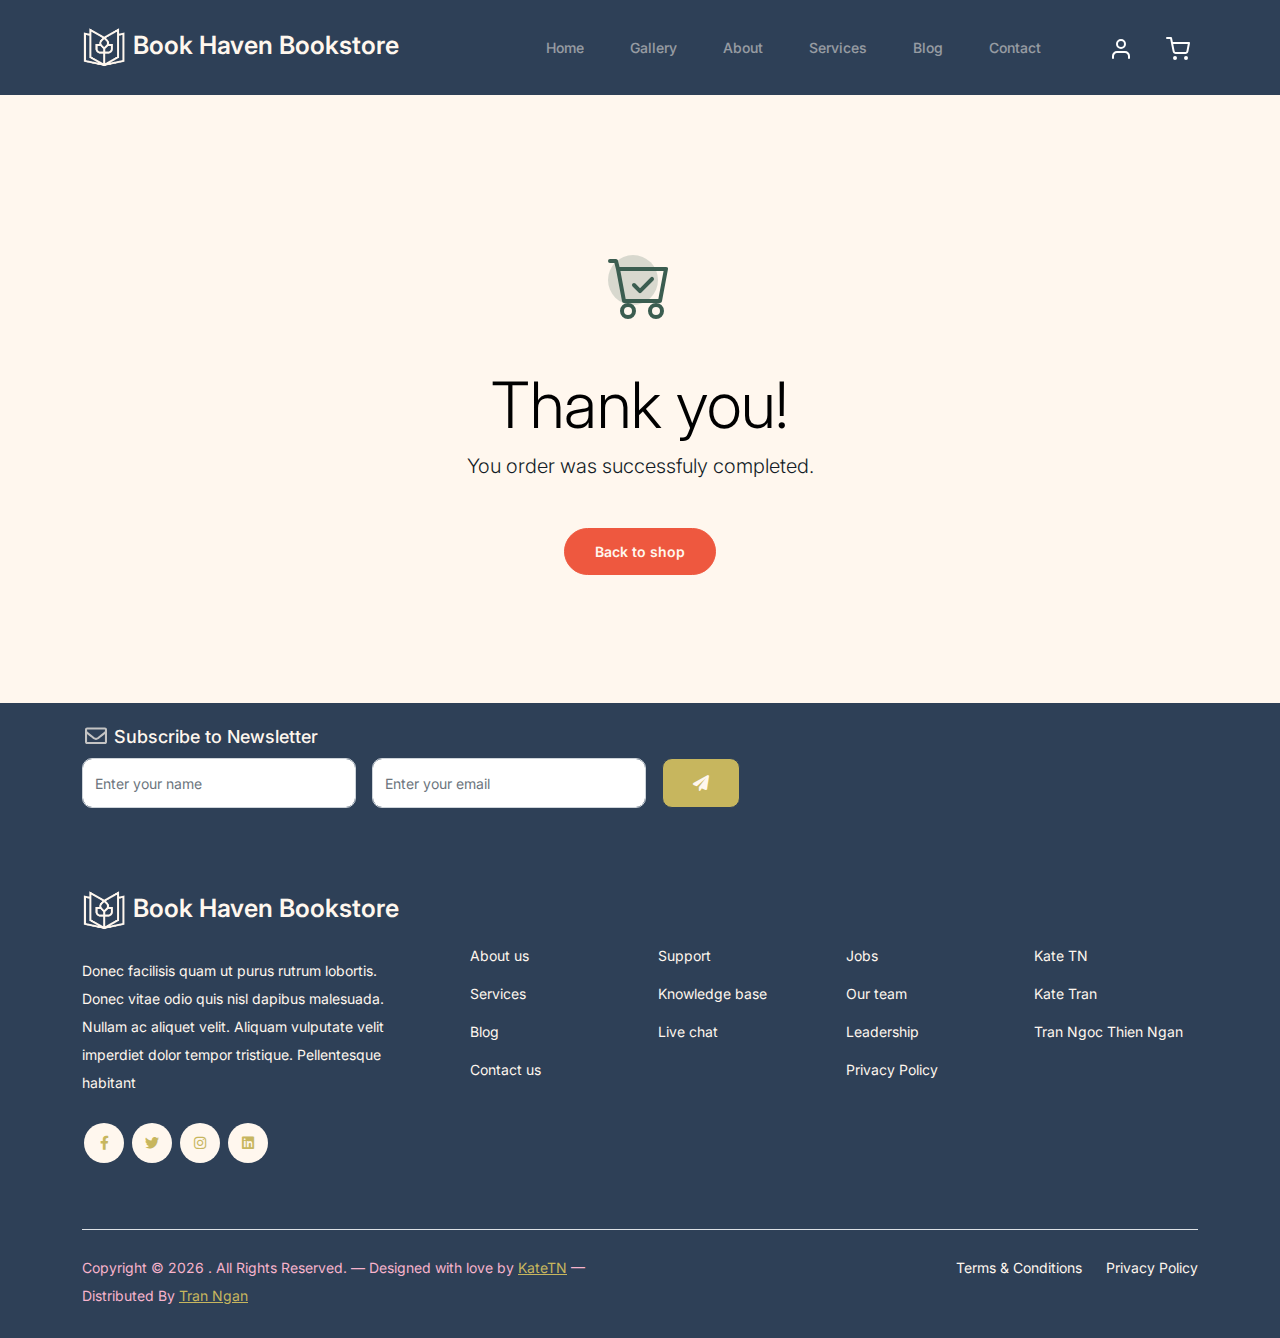
<file: thankyou.html>
<!DOCTYPE html>
<html lang="en">
  <head>
    <meta charset="utf-8" />
    <meta
      name="viewport"
      content="width=device-width, initial-scale=1, shrink-to-fit=no"
    />
    <meta name="author" content="Kate Tran" />
    <link rel="shortcut icon" href="favicon.png" />

    <meta name="description" content="" />
    <meta name="keywords" content="bootstrap, bootstrap4" />

    <!-- Bootstrap CSS -->
    <link href="css/bootstrap.min.css" rel="stylesheet" />
    <link
      href="https://cdnjs.cloudflare.com/ajax/libs/font-awesome/6.0.0-beta3/css/all.min.css"
      rel="stylesheet"
    />
    <link href="css/tiny-slider.css" rel="stylesheet" />
    <link href="css/style.css" rel="stylesheet" />
    <title>Thank you! - Book Haven Bookstore</title>
  </head>

  <body>
    <!-- Start Header/Navigation -->
    <nav
      class="custom-navbar navbar navbar navbar-expand-md navbar-dark bg-dark"
      arial-label=" navigation bar"
    >
      <div class="container">
        <a class="navbar-brand" href="index.html">
          <img
            src="images/logo_fff7ee.png"
            alt="Book Haven Logo"
            class="logo-img"
          />
          Book Haven Bookstore
        </a>

        <button
          class="navbar-toggler"
          type="button"
          data-bs-toggle="collapse"
          data-bs-target="#navbarsHaven"
          aria-controls="navbarsHaven"
          aria-expanded="false"
          aria-label="Toggle navigation"
        >
          <span class="navbar-toggler-icon"></span>
        </button>

        <div class="collapse navbar-collapse" id="navbarsHaven">
          <ul class="custom-navbar-nav navbar-nav ms-auto mb-2 mb-md-0">
            <li class="nav-item">
              <a class="nav-link" href="index.html">Home</a>
            </li>
            <li><a class="nav-link" href="gallery.html">Gallery</a></li>
            <li><a class="nav-link" href="about.html">About</a></li>
            <li><a class="nav-link" href="services.html">Services</a></li>
            <li><a class="nav-link" href="blog.html">Blog</a></li>
            <li><a class="nav-link" href="contact.html">Contact</a></li>
          </ul>

          <ul class="custom-navbar-cta navbar-nav mb-2 mb-md-0 ms-5">
            <li>
              <a class="nav-link" href="#"><img src="images/user.svg" /></a>
            </li>
            <li>
              <a class="nav-link" href="cart.html"
                ><img src="images/cart.svg"
              /></a>
            </li>
          </ul>
        </div>
      </div>
    </nav>
    <!-- End Header/Navigation -->

    <div class="untree_co-section">
      <div class="container">
        <div class="row">
          <div class="col-md-12 text-center pt-5">
            <span class="display-3 thankyou-icon text-primary">
              <svg
                width="1em"
                height="1em"
                viewBox="0 0 16 16"
                class="bi bi-cart-check mb-5"
                fill="currentColor"
                xmlns="http://www.w3.org/2000/svg"
              >
                <path
                  fill-rule="evenodd"
                  d="M11.354 5.646a.5.5 0 0 1 0 .708l-3 3a.5.5 0 0 1-.708 0l-1.5-1.5a.5.5 0 1 1 .708-.708L8 8.293l2.646-2.647a.5.5 0 0 1 .708 0z"
                />
                <path
                  fill-rule="evenodd"
                  d="M0 1.5A.5.5 0 0 1 .5 1H2a.5.5 0 0 1 .485.379L2.89 3H14.5a.5.5 0 0 1 .491.592l-1.5 8A.5.5 0 0 1 13 12H4a.5.5 0 0 1-.491-.408L2.01 3.607 1.61 2H.5a.5.5 0 0 1-.5-.5zM3.102 4l1.313 7h8.17l1.313-7H3.102zM5 12a2 2 0 1 0 0 4 2 2 0 0 0 0-4zm7 0a2 2 0 1 0 0 4 2 2 0 0 0 0-4zm-7 1a1 1 0 1 0 0 2 1 1 0 0 0 0-2zm7 0a1 1 0 1 0 0 2 1 1 0 0 0 0-2z"
                />
              </svg>
            </span>
            <h2 class="display-3 text-black">Thank you!</h2>
            <p class="lead mb-5">You order was successfuly completed.</p>
            <p>
              <a href="gallery.html" class="btn btn-sm btn-outline-black"
                >Back to shop</a
              >
            </p>
          </div>
        </div>
      </div>
    </div>

    <!-- Start Footer Section -->
    <footer class="footer-section">
      <div class="container relative">
        <div class="row">
          <div class="col-lg-8">
            <div class="subscription-form">
              <h3 class="d-flex align-items-center">
                <span class="me-1"
                  ><img
                    src="images/envelope-outline.svg"
                    alt="Image"
                    class="img-fluid" /></span
                ><span>Subscribe to Newsletter</span>
              </h3>

              <form action="#" class="row g-3">
                <div class="col-auto">
                  <input
                    id="nameInput"
                    type="text"
                    class="form-control"
                    placeholder="Enter your name"
                  />
                </div>
                <div class="col-auto">
                  <input
                    id="emailInput"
                    type="email"
                    class="form-control"
                    placeholder="Enter your email"
                  />
                </div>
                <div class="col-auto">
                  <button id="subscribeButton" class="btn btn-primary">
                    <span class="fa fa-paper-plane"></span>
                  </button>
                </div>
              </form>
            </div>
          </div>
        </div>

        <div class="row g-5 mb-5">
          <div class="col-lg-4">
            <div class="mb-4 footer-logo-wrap">
              <a href="#" class="footer-logo">
                <img
                  src="images/logo_fff7ee.png"
                  alt="Book Haven Logo"
                  class="logo-img"
                />
                Book Haven Bookstore
              </a>
            </div>
            <p class="mb-4 footer-paragraph">
              Donec facilisis quam ut purus rutrum lobortis. Donec vitae odio
              quis nisl dapibus malesuada. Nullam ac aliquet velit. Aliquam
              vulputate velit imperdiet dolor tempor tristique. Pellentesque
              habitant
            </p>

            <ul class="list-unstyled custom-social">
              <li>
                <a href="https://www.facebook.com/trangocthienngan.katetn/"
                  ><span class="fa fa-brands fa-facebook-f"></span
                ></a>
              </li>
              <li>
                <a href="https://x.com/Kate_TN2"
                  ><span class="fa fa-brands fa-twitter"></span
                ></a>
              </li>
              <li>
                <a href="https://www.instagram.com/katetn_211/"
                  ><span class="fa fa-brands fa-instagram"></span
                ></a>
              </li>
              <li>
                <a href="https://www.linkedin.com/in/tranngocthienngan/"
                  ><span class="fa fa-brands fa-linkedin"></span
                ></a>
              </li>
            </ul>
          </div>

          <div class="col-lg-8">
            <div class="row links-wrap">
              <div class="col-6 col-sm-6 col-md-3">
                <ul class="list-unstyled">
                  <li><a href="#">About us</a></li>
                  <li><a href="#">Services</a></li>
                  <li><a href="#">Blog</a></li>
                  <li><a href="#">Contact us</a></li>
                </ul>
              </div>

              <div class="col-6 col-sm-6 col-md-3">
                <ul class="list-unstyled">
                  <li><a href="#">Support</a></li>
                  <li><a href="#">Knowledge base</a></li>
                  <li><a href="#">Live chat</a></li>
                </ul>
              </div>

              <div class="col-6 col-sm-6 col-md-3">
                <ul class="list-unstyled">
                  <li><a href="#">Jobs</a></li>
                  <li><a href="#">Our team</a></li>
                  <li><a href="#">Leadership</a></li>
                  <li><a href="#">Privacy Policy</a></li>
                </ul>
              </div>

              <div class="col-6 col-sm-6 col-md-3">
                <ul class="list-unstyled">
                  <li><a href="#">Kate TN</a></li>
                  <li><a href="#">Kate Tran</a></li>
                  <li><a href="#">Tran Ngoc Thien Ngan</a></li>
                </ul>
              </div>
            </div>
          </div>
        </div>

        <div class="border-top copyright">
          <div class="row pt-4">
            <div class="col-lg-6 custom-footer-text">
              <p class="mb-2 text-center text-lg-start">
                Copyright &copy;
                <script>
                  document.write(new Date().getFullYear());
                </script>
                . All Rights Reserved. &mdash; Designed with love by
                <a href="https://github.com/KateTN211">KateTN</a> &mdash;
                Distributed By
                <a href="https://www.facebook.com/trangocthienngan.katetn/"
                  >Tran Ngan</a
                >
              </p>
            </div>

            <div class="col-lg-6 text-center text-lg-end">
              <ul class="list-unstyled d-inline-flex ms-auto">
                <li class="me-4"><a href="#">Terms &amp; Conditions</a></li>
                <li><a href="#">Privacy Policy</a></li>
              </ul>
            </div>
          </div>
        </div>
      </div>
    </footer>
    <!-- End Footer Section -->

    <script src="js/bootstrap.bundle.min.js"></script>
    <script src="js/tiny-slider.js"></script>
    <script src="js/custom.js"></script>
    <script src="js/subscribe.js"></script>
  </body>
</html>
</file>
<file: css/tiny-slider.css>
.tns-outer{padding:0 !important}.tns-outer [hidden]{display:none !important}.tns-outer [aria-controls],.tns-outer [data-action]{cursor:pointer}.tns-slider{-webkit-transition:all 0s;-moz-transition:all 0s;transition:all 0s}.tns-slider>.tns-item{-webkit-box-sizing:border-box;-moz-box-sizing:border-box;box-sizing:border-box}.tns-horizontal.tns-subpixel{white-space:nowrap}.tns-horizontal.tns-subpixel>.tns-item{display:inline-block;vertical-align:top;white-space:normal}.tns-horizontal.tns-no-subpixel:after{content:'';display:table;clear:both}.tns-horizontal.tns-no-subpixel>.tns-item{float:left}.tns-horizontal.tns-carousel.tns-no-subpixel>.tns-item{margin-right:-100%}.tns-no-calc{position:relative;left:0}.tns-gallery{position:relative;left:0;min-height:1px}.tns-gallery>.tns-item{position:absolute;left:-100%;-webkit-transition:transform 0s, opacity 0s;-moz-transition:transform 0s, opacity 0s;transition:transform 0s, opacity 0s}.tns-gallery>.tns-slide-active{position:relative;left:auto !important}.tns-gallery>.tns-moving{-webkit-transition:all 0.25s;-moz-transition:all 0.25s;transition:all 0.25s}.tns-autowidth{display:inline-block}.tns-lazy-img{-webkit-transition:opacity 0.6s;-moz-transition:opacity 0.6s;transition:opacity 0.6s;opacity:0.6}.tns-lazy-img.tns-complete{opacity:1}.tns-ah{-webkit-transition:height 0s;-moz-transition:height 0s;transition:height 0s}.tns-ovh{overflow:hidden}.tns-visually-hidden{position:absolute;left:-10000em}.tns-transparent{opacity:0;visibility:hidden}.tns-fadeIn{opacity:1;filter:alpha(opacity=100);z-index:0}.tns-normal,.tns-fadeOut{opacity:0;filter:alpha(opacity=0);z-index:-1}.tns-vpfix{white-space:nowrap}.tns-vpfix>div,.tns-vpfix>li{display:inline-block}.tns-t-subp2{margin:0 auto;width:310px;position:relative;height:10px;overflow:hidden}.tns-t-ct{width:2333.3333333%;width:-webkit-calc(100% * 70 / 3);width:-moz-calc(100% * 70 / 3);width:calc(100% * 70 / 3);position:absolute;right:0}.tns-t-ct:after{content:'';display:table;clear:both}.tns-t-ct>div{width:1.4285714%;width:-webkit-calc(100% / 70);width:-moz-calc(100% / 70);width:calc(100% / 70);height:10px;float:left}

/*# sourceMappingURL=sourcemaps/tiny-slider.css.map */
</file>
<file: css/style.css>
@import url("https://fonts.googleapis.com/css2?family=Inter:wght@400;500;600;700;800&display=swap");

body {
  overflow-x: hidden;
  position: relative;
}

body {
  font-family: "Inter", sans-serif;
  font-weight: 400;
  line-height: 28px;
  color: #131c26;
  font-size: 14px;
  background-color: #fff7ee;
}

h1,
h2,
h3,
h4,
h5,
h6 {
  color: #ee583f;
}

.caption,
.secondary-text {
  color: #f7b3cc;
}

a {
  text-decoration: none;
  -webkit-transition: 0.3s all ease;
  -o-transition: 0.3s all ease;
  transition: 0.3s all ease;
  color: #131c26;
  text-decoration: underline;
}
a:hover {
  color: #131c26;
  text-decoration: none;
}
a.more {
  font-weight: 600;
}

.logo-img {
  width: 45px;
  height: 45px;
}

.custom-navbar {
  background: #2e4057 !important;
  padding-top: 20px;
  padding-bottom: 20px;
}
.custom-navbar .navbar-brand {
  font-size: 25px;
  font-weight: 600;
  color: #fff7ee;
}
.custom-navbar .navbar-brand > span {
  opacity: 0.4;
}
.custom-navbar .navbar-toggler {
  border-color: transparent;
}
.custom-navbar .navbar-toggler:active,
.custom-navbar .navbar-toggler:focus {
  -webkit-box-shadow: none;
  box-shadow: none;
  outline: none;
}
@media (min-width: 992px) {
  .custom-navbar .custom-navbar-nav li {
    margin-left: 15px;
    margin-right: 15px;
  }
}
.custom-navbar .custom-navbar-nav li a {
  font-weight: 500;
  color: #fff7ee !important;
  opacity: 0.5;
  -webkit-transition: 0.3s all ease;
  -o-transition: 0.3s all ease;
  transition: 0.3s all ease;
  position: relative;
}
@media (min-width: 768px) {
  .custom-navbar .custom-navbar-nav li a:before {
    content: "";
    position: absolute;
    bottom: 0;
    left: 8px;
    right: 8px;
    background: #f7b3cc;
    height: 5px;
    opacity: 1;
    visibility: visible;
    width: 0;
    -webkit-transition: 0.15s all ease-out;
    -o-transition: 0.15s all ease-out;
    transition: 0.15s all ease-out;
  }
}
.custom-navbar .custom-navbar-nav li a:hover {
  opacity: 1;
}
.custom-navbar .custom-navbar-nav li a:hover:before {
  width: calc(100% - 16px);
}
.custom-navbar .custom-navbar-nav li.active a {
  opacity: 1;
}
.custom-navbar .custom-navbar-nav li.active a:before {
  width: calc(100% - 16px);
}
.custom-navbar .custom-navbar-cta {
  margin-left: 0 !important;
  -webkit-box-orient: horizontal;
  -webkit-box-direction: normal;
  -ms-flex-direction: row;
  flex-direction: row;
}
@media (min-width: 768px) {
  .custom-navbar .custom-navbar-cta {
    margin-left: 40px !important;
  }
}
.custom-navbar .custom-navbar-cta li {
  margin-left: 0px;
  margin-right: 0px;
}
.custom-navbar .custom-navbar-cta li:first-child {
  margin-right: 20px;
}

.hero {
  background: #2e4057;
  padding: calc(4rem - 30px) 0 0rem 0;
}
@media (min-width: 768px) {
  .hero {
    padding: calc(4rem - 30px) 0 4rem 0;
  }
}
@media (min-width: 992px) {
  .hero {
    padding: calc(8rem - 30px) 0 8rem 0;
  }
}
.hero .intro-excerpt {
  position: relative;
  z-index: 4;
}
@media (min-width: 992px) {
  .hero .intro-excerpt {
    max-width: 450px;
  }
}
.hero h1 {
  font-weight: 700;
  color: #fff7ee;
  margin-bottom: 30px;
}
@media (min-width: 1400px) {
  .hero h1 {
    font-size: 54px;
  }
}
.hero p {
  color: rgba(255, 255, 255, 0.5);
  margin-bottom: 30px;
}
.hero .hero-img-wrap {
  position: relative;
}
.hero .hero-img-wrap img {
  position: relative;
  top: 0px;
  right: 0px;
  z-index: 2;
  max-width: 100%;
  left: -20px;
}
@media (min-width: 768px) {
  .hero .hero-img-wrap img {
    right: 0px;
    left: -100px;
  }
}
@media (min-width: 992px) {
  .hero .hero-img-wrap img {
    left: 0px;
    top: -80px;
    position: absolute;
    right: -50px;
  }
}
@media (min-width: 1200px) {
  .hero .hero-img-wrap img {
    left: 0px;
    top: -80px;
    right: -100px;
  }
}
.hero .hero-img-wrap:after {
  content: "";
  position: absolute;
  width: 255px;
  height: 217px;
  background-image: url("../images/dots-light.svg");
  background-size: contain;
  background-repeat: no-repeat;
  right: -100px;
  top: -0px;
}
@media (min-width: 1200px) {
  .hero .hero-img-wrap:after {
    top: -40px;
  }
}

.btn {
  font-weight: 600;
  padding: 12px 30px;
  border-radius: 30px;
  color: #fff7ee;
  background: #ee583f;
  border-color: #ee583f;
}
.btn:hover {
  color: #131c26;
  background: #f7b3cc;
  border-color: #f7b3cc;
}
.btn:active,
.btn:focus {
  outline: none !important;
  -webkit-box-shadow: none;
  box-shadow: none;
}
.btn.btn-primary {
  background: #c7b65e;
  border-color: #2e4057;
  color: #fff7ee;
}
.btn.btn-primary:hover {
  background: #f7b3cc;
  border-color: #f7b3cc;
}
.btn.btn-secondary {
  color: #fff7ee;
  background: #ee583f;
  border-color: #ee583f;
}
.btn.btn-secondary:hover {
  background: #f7b3cc;
  border-color: #f7b3cc;
  color: #131c26;
}
.btn.btn-white-outline {
  background: transparent;
  border-width: 2px;
  border-color: rgba(255, 255, 255, 0.3);
}
.btn.btn-white-outline:hover {
  border-color: #fff7ee;
  color: #fff7ee;
}

.section-title {
  color: #2f2f2f;
}

.product-section {
  padding: 7rem 0;
}
.product-section .product-item {
  text-align: center;
  text-decoration: none;
  display: block;
  position: relative;
  padding-bottom: 50px;
  cursor: pointer;
}
.product-section .product-item .product-thumbnail {
  margin-bottom: 30px;
  position: relative;
  top: 0;
  -webkit-transition: 0.3s all ease;
  -o-transition: 0.3s all ease;
  transition: 0.3s all ease;
}
.product-section .product-item h3 {
  font-weight: 600;
  font-size: 16px;
}
.product-section .product-item strong {
  font-weight: 800 !important;
  font-size: 18px !important;
}
.product-section .product-item h3,
.product-section .product-item strong {
  color: #2f2f2f;
  text-decoration: none;
}
.product-section .product-item .icon-cross {
  position: absolute;
  width: 35px;
  height: 35px;
  display: inline-block;
  background: #2f2f2f;
  bottom: 15px;
  left: 50%;
  -webkit-transform: translateX(-50%);
  -ms-transform: translateX(-50%);
  transform: translateX(-50%);
  margin-bottom: -17.5px;
  border-radius: 50%;
  opacity: 0;
  visibility: hidden;
  -webkit-transition: 0.3s all ease;
  -o-transition: 0.3s all ease;
  transition: 0.3s all ease;
}
.product-section .product-item .icon-cross img {
  position: absolute;
  left: 50%;
  top: 50%;
  -webkit-transform: translate(-50%, -50%);
  -ms-transform: translate(-50%, -50%);
  transform: translate(-50%, -50%);
}
.product-section .product-item:before {
  bottom: 0;
  left: 0;
  right: 0;
  position: absolute;
  content: "";
  background: #dce5e4;
  height: 0%;
  z-index: -1;
  border-radius: 10px;
  -webkit-transition: 0.3s all ease;
  -o-transition: 0.3s all ease;
  transition: 0.3s all ease;
}
.product-section .product-item:hover .product-thumbnail {
  top: -25px;
}
.product-section .product-item:hover .icon-cross {
  bottom: 0;
  opacity: 1;
  visibility: visible;
}
.product-section .product-item:hover:before {
  height: 70%;
}

.why-choose-section {
  padding: 7rem 0;
}
.why-choose-section .img-wrap {
  position: relative;
}
.why-choose-section .img-wrap:before {
  position: absolute;
  content: "";
  width: 255px;
  height: 217px;
  background-image: url("../images/dots-yellow.svg");
  background-repeat: no-repeat;
  background-size: contain;
  -webkit-transform: translate(-40%, -40%);
  -ms-transform: translate(-40%, -40%);
  transform: translate(-40%, -40%);
  z-index: -1;
}
.why-choose-section .img-wrap img {
  border-radius: 20px;
}

.feature {
  margin-bottom: 30px;
}
.feature .icon {
  display: inline-block;
  position: relative;
  margin-bottom: 20px;
}
.feature .icon:before {
  content: "";
  width: 33px;
  height: 33px;
  position: absolute;
  background: rgba(59, 93, 80, 0.2);
  border-radius: 50%;
  right: -8px;
  bottom: 0;
}
.feature h3 {
  font-size: 14px;
  color: #2f2f2f;
}
.feature p {
  font-size: 14px;
  line-height: 22px;
  color: #6a6a6a;
}

.we-help-section {
  padding: 7rem 0;
}
.we-help-section .imgs-grid {
  display: -ms-grid;
  display: grid;
  /* Removed invalid -ms-grid-columns property */
  grid-template-columns: repeat(27, 1fr);
  position: relative;
}
.we-help-section .imgs-grid:before {
  position: absolute;
  content: "";
  width: 255px;
  height: 217px;
  background-image: url("../images/dots-green.svg");
  background-size: contain;
  background-repeat: no-repeat;
  -webkit-transform: translate(-40%, -40%);
  -ms-transform: translate(-40%, -40%);
  transform: translate(-40%, -40%);
  z-index: -1;
}
.we-help-section .imgs-grid .grid {
  position: relative;
}
.we-help-section .imgs-grid .grid img {
  border-radius: 20px;
  max-width: 100%;
}
.we-help-section .imgs-grid .grid.grid-1 {
  -ms-grid-column: 1;
  -ms-grid-column-span: 18;
  grid-column: 1 / span 18;
  -ms-grid-row: 1;
  -ms-grid-row-span: 27;
  grid-row: 1 / span 27;
}
.we-help-section .imgs-grid .grid.grid-2 {
  -ms-grid-column: 19;
  -ms-grid-column-span: 27;
  grid-column: 19 / span 27;
  -ms-grid-row: 1;
  -ms-grid-row-span: 5;
  grid-row: 1 / span 5;
  padding-left: 20px;
}
.we-help-section .imgs-grid .grid.grid-3 {
  -ms-grid-column: 14;
  -ms-grid-column-span: 16;
  grid-column: 14 / span 16;
  -ms-grid-row: 6;
  -ms-grid-row-span: 27;
  grid-row: 6 / span 27;
  padding-top: 20px;
}

.custom-list {
  width: 100%;
}
.custom-list li {
  display: inline-block;
  width: calc(50% - 20px);
  margin-bottom: 12px;
  line-height: 1.5;
  position: relative;
  padding-left: 20px;
}
.custom-list li:before {
  content: "";
  width: 8px;
  height: 8px;
  border-radius: 50%;
  border: 2px solid #3b5d50;
  position: absolute;
  left: 0;
  top: 8px;
}

.popular-product {
  padding: 0 0 7rem 0;
}
.popular-product .product-item-sm h3 {
  font-size: 14px;
  font-weight: 700;
  color: #2f2f2f;
}
.popular-product .product-item-sm a {
  text-decoration: none;
  color: #2f2f2f;
  -webkit-transition: 0.3s all ease;
  -o-transition: 0.3s all ease;
  transition: 0.3s all ease;
}
.popular-product .product-item-sm a:hover {
  color: rgba(47, 47, 47, 0.5);
}
.popular-product .product-item-sm p {
  line-height: 1.4;
  margin-bottom: 10px;
  font-size: 14px;
}
.popular-product .product-item-sm .thumbnail {
  margin-right: 10px;
  -webkit-box-flex: 0;
  -ms-flex: 0 0 120px;
  flex: 0 0 120px;
  position: relative;
}
.popular-product .product-item-sm .thumbnail:before {
  content: "";
  position: absolute;
  border-radius: 20px;
  background: #dce5e4;
  width: 98px;
  height: 98px;
  top: 50%;
  left: 50%;
  -webkit-transform: translate(-50%, -50%);
  -ms-transform: translate(-50%, -50%);
  transform: translate(-50%, -50%);
  z-index: -1;
}

.testimonial-section {
  padding: 3rem 0 7rem 0;
}

.testimonial-slider-wrap {
  position: relative;
}
.testimonial-slider-wrap .tns-inner {
  padding-top: 30px;
}
.testimonial-slider-wrap .item .testimonial-block blockquote {
  font-size: 16px;
}
@media (min-width: 768px) {
  .testimonial-slider-wrap .item .testimonial-block blockquote {
    line-height: 32px;
    font-size: 18px;
  }
}
.testimonial-slider-wrap .item .testimonial-block .author-info .author-pic {
  margin-bottom: 20px;
}
.testimonial-slider-wrap .item .testimonial-block .author-info .author-pic img {
  max-width: 80px;
  border-radius: 50%;
}
.testimonial-slider-wrap .item .testimonial-block .author-info h3 {
  font-size: 14px;
  font-weight: 700;
  color: #2f2f2f;
  margin-bottom: 0;
}
.testimonial-slider-wrap #testimonial-nav {
  position: absolute;
  top: 50%;
  z-index: 99;
  width: 100%;
  display: none;
}
@media (min-width: 768px) {
  .testimonial-slider-wrap #testimonial-nav {
    display: block;
  }
}
.testimonial-slider-wrap #testimonial-nav > span {
  cursor: pointer;
  position: absolute;
  width: 58px;
  height: 58px;
  line-height: 58px;
  border-radius: 50%;
  background: rgba(59, 93, 80, 0.1);
  color: #2f2f2f;
  -webkit-transition: 0.3s all ease;
  -o-transition: 0.3s all ease;
  transition: 0.3s all ease;
}
.testimonial-slider-wrap #testimonial-nav > span:hover {
  background: #ee583f;
  color: #ffffff;
}
.testimonial-slider-wrap #testimonial-nav .prev {
  left: -10px;
}
.testimonial-slider-wrap #testimonial-nav .next {
  right: 0;
}
.testimonial-slider-wrap .tns-nav {
  position: absolute;
  bottom: -50px;
  left: 50%;
  -webkit-transform: translateX(-50%);
  -ms-transform: translateX(-50%);
  transform: translateX(-50%);
}
.testimonial-slider-wrap .tns-nav button {
  background: none;
  border: none;
  display: inline-block;
  position: relative;
  width: 0 !important;
  height: 7px !important;
  margin: 2px;
}
.testimonial-slider-wrap .tns-nav button:active,
.testimonial-slider-wrap .tns-nav button:focus,
.testimonial-slider-wrap .tns-nav button:hover {
  outline: none;
  -webkit-box-shadow: none;
  box-shadow: none;
  background: none;
}
.testimonial-slider-wrap .tns-nav button:before {
  display: block;
  width: 7px;
  height: 7px;
  left: 0;
  top: 0;
  position: absolute;
  content: "";
  border-radius: 50%;
  -webkit-transition: 0.3s all ease;
  -o-transition: 0.3s all ease;
  transition: 0.3s all ease;
  background-color: #d6d6d6;
}
.testimonial-slider-wrap .tns-nav button:hover:before,
.testimonial-slider-wrap .tns-nav button.tns-nav-active:before {
  background-color: #3b5d50;
}

.before-footer-section {
  padding: 7rem 0 12rem 0 !important;
}

.blog-section {
  padding: 7rem 0 12rem 0;
}
.blog-section .post-entry a {
  text-decoration: none;
}
.blog-section .post-entry .post-thumbnail {
  display: block;
  margin-bottom: 20px;
}
.blog-section .post-entry .post-thumbnail img {
  border-radius: 20px;
  -webkit-transition: 0.3s all ease;
  -o-transition: 0.3s all ease;
  transition: 0.3s all ease;
}
.thumbnail {
  display: flex;
  justify-content: center;
  align-items: center;
  width: 100%;
  /* height: 100%; */
}
.thumbnail img {
  width: 100%;
  height: 75%;
}
.bookreview-section .post-entry .post-content-entry {
  padding-left: 15px;
  padding-right: 15px;
}
.bookreview-section .post-entry .post-content-entry h3 {
  font-size: 16px;
  margin-bottom: 0;
  font-weight: 600;
  margin-bottom: 7px;
}
.bookreview-section .post-entry .post-content-entry .meta {
  font-size: 14px;
}
.bookreview-section .post-entry .post-content-entry .meta a {
  font-weight: 600;
}
.bookreview-section .post-entry:hover .post-thumbnail img,
.bookreview-section .post-entry:focus .post-thumbnail img {
  opacity: 0.7;
}

.footer-section {
  padding: 20px 0;
  background: #2e4057;
}
.footer-section .relative {
  position: relative;
}
.footer-section a {
  text-decoration: none;
  color: #fff7ee;
  -webkit-transition: 0.3s all ease;
  -o-transition: 0.3s all ease;
  transition: 0.3s all ease;
}
.footer-section a:hover {
  color: #c7b65e;
}
.footer-section .subscription-form {
  margin-bottom: 40px;
  position: relative;
  z-index: 2;
  margin-top: 100px;
}
@media (min-width: 992px) {
  .footer-section .subscription-form {
    margin-top: 0px;
    margin-bottom: 80px;
  }
}
.footer-section .subscription-form h3 {
  font-size: 18px;
  font-weight: 500;
  color: #fff7ee;
}
.footer-section .subscription-form .form-control {
  height: 50px;
  border-radius: 10px;
  font-family: "Inter", sans-serif;
}
.footer-section .subscription-form .form-control:active,
.footer-section .subscription-form .form-control:focus {
  outline: none;
  -webkit-box-shadow: none;
  box-shadow: none;
  border-color: #2e4057;
  -webkit-box-shadow: 0 1px 4px 0 rgba(0, 0, 0, 0.2);
  box-shadow: 0 1px 4px 0 rgba(0, 0, 0, 0.2);
}
.footer-section .subscription-form .form-control::-webkit-input-placeholder {
  font-size: 14px;
}
.footer-section .subscription-form .form-control::-moz-placeholder {
  font-size: 14px;
}
.footer-section .subscription-form .form-control:-ms-input-placeholder {
  font-size: 14px;
}
.footer-section .subscription-form .form-control:-moz-placeholder {
  font-size: 14px;
}
.footer-section .subscription-form .btn {
  border-radius: 10px !important;
}

.footer-section .links-wrap {
  margin-top: 0px;
}
@media (min-width: 992px) {
  .footer-section .links-wrap {
    margin-top: 54px;
  }
}
.footer-section .links-wrap ul li {
  margin-bottom: 10px;
}
.footer-section .footer-logo-wrap .footer-logo {
  font-size: 25px;
  font-weight: 600;
  text-decoration: none;
  color: #fff7ee;
  align-items: center;
}
.footer-log .logo-img {
  width: 45px;
  height: 45px;
  margin-right: 10px;
}
.footer-logo > span {
  opacity: 0.4;
}
.footer-paragraph {
  color: #fff7ee;
}
.footer-section .custom-social li {
  margin: 2px;
  display: inline-block;
}
.footer-section .custom-social li a {
  width: 40px;
  height: 40px;
  text-align: center;
  line-height: 40px;
  display: inline-block;
  background: #fff7ee;
  color: #c7b65e;
  border-radius: 50%;
}
.footer-section .custom-social li a:hover {
  background: #3b5d50;
  color: #ffffff;
}
.footer-section .border-top {
  border-color: #dce5e4;
}
.footer-section .border-top.copyright {
  font-size: 14px !important;
}
.custom-footer-text {
  color: #f7b3cc; /* Set the desired text color */
  font-size: 14px; /* Adjust the font size as needed */
}

.custom-footer-text a {
  color: #c7b65e; /* Set the desired link color */
  text-decoration: underline;
}

.custom-footer-text a:hover {
  color: #ee583f; /* Set the desired hover color for links */
}
.untree_co-section {
  padding: 7rem 0;
}

.form-control {
  height: 50px;
  border-radius: 10px;
  font-family: "Inter", sans-serif;
}
.form-control:active,
.form-control:focus {
  outline: none;
  -webkit-box-shadow: none;
  box-shadow: none;
  border-color: #3b5d50;
  -webkit-box-shadow: 0 1px 4px 0 rgba(0, 0, 0, 0.2);
  box-shadow: 0 1px 4px 0 rgba(0, 0, 0, 0.2);
}
.form-control::-webkit-input-placeholder {
  font-size: 14px;
}
.form-control::-moz-placeholder {
  font-size: 14px;
}
.form-control:-ms-input-placeholder {
  font-size: 14px;
}
.form-control:-moz-placeholder {
  font-size: 14px;
}

.service {
  line-height: 1.5;
}
.service .service-icon {
  border-radius: 10px;
  -webkit-box-flex: 0;
  -ms-flex: 0 0 50px;
  flex: 0 0 50px;
  height: 50px;
  line-height: 50px;
  text-align: center;
  background: #2e4057;
  margin-right: 20px;
  color: #fff7ee;
}

textarea {
  height: auto !important;
}

.site-blocks-table {
  overflow: auto;
}
.site-blocks-table .product-thumbnail {
  width: 200px;
}
.site-blocks-table .btn {
  padding: 2px 10px;
}
.site-blocks-table thead th {
  padding: 30px;
  text-align: center;
  border-width: 0px !important;
  vertical-align: middle;
  color: rgba(0, 0, 0, 0.8);
  font-size: 18px;
}
.site-blocks-table td {
  padding: 20px;
  text-align: center;
  vertical-align: middle;
  color: rgba(0, 0, 0, 0.8);
}
.site-blocks-table tbody tr:first-child td {
  border-top: 1px solid #3b5d50 !important;
}
.site-blocks-table .btn {
  background: none !important;
  color: #000000;
  border: none;
  height: auto !important;
}

.site-block-order-table th {
  border-top: none !important;
  border-bottom-width: 1px !important;
}

.site-block-order-table td,
.site-block-order-table th {
  color: #000000;
}

.couponcode-wrap input {
  border-radius: 10px !important;
}

.text-primary {
  color: #3b5d50 !important;
}

.thankyou-icon {
  position: relative;
  color: #3b5d50;
}
.thankyou-icon:before {
  position: absolute;
  content: "";
  width: 50px;
  height: 50px;
  border-radius: 50%;
  background: rgba(59, 93, 80, 0.2);
}
</file>
